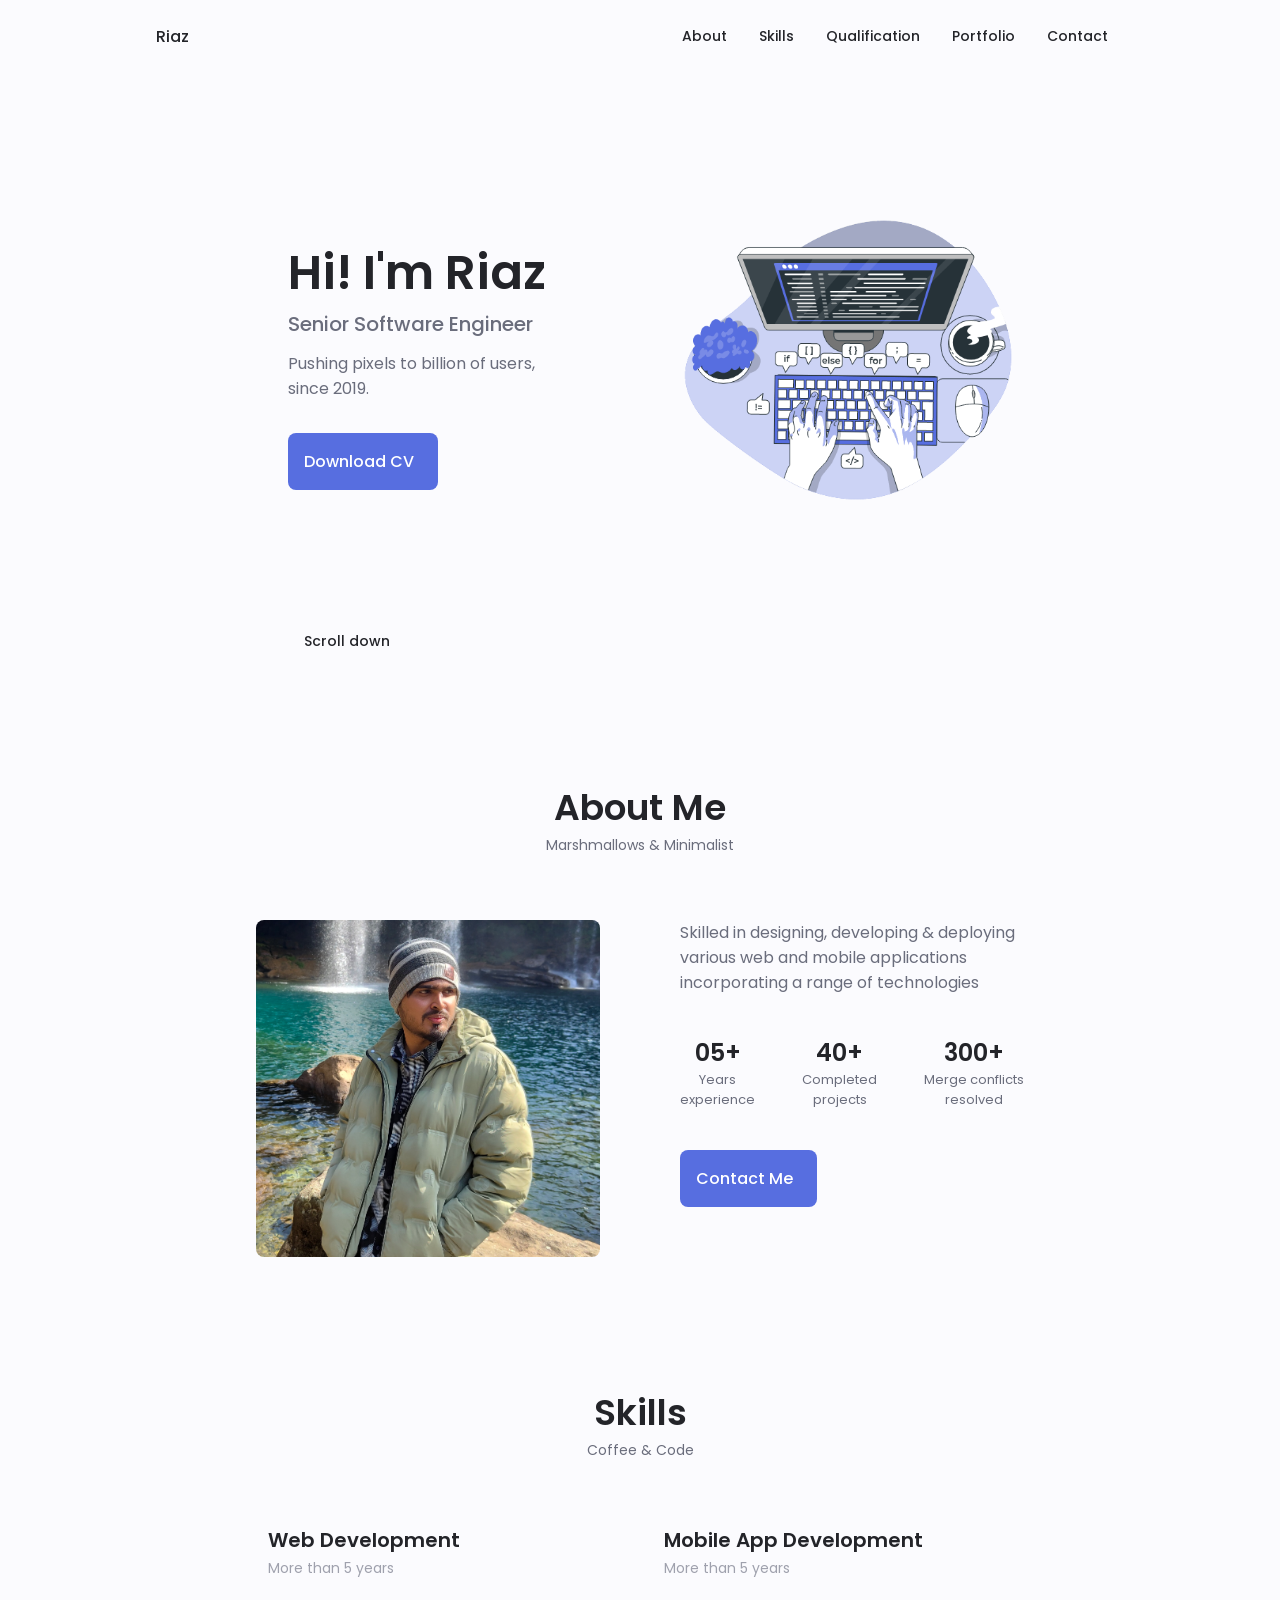
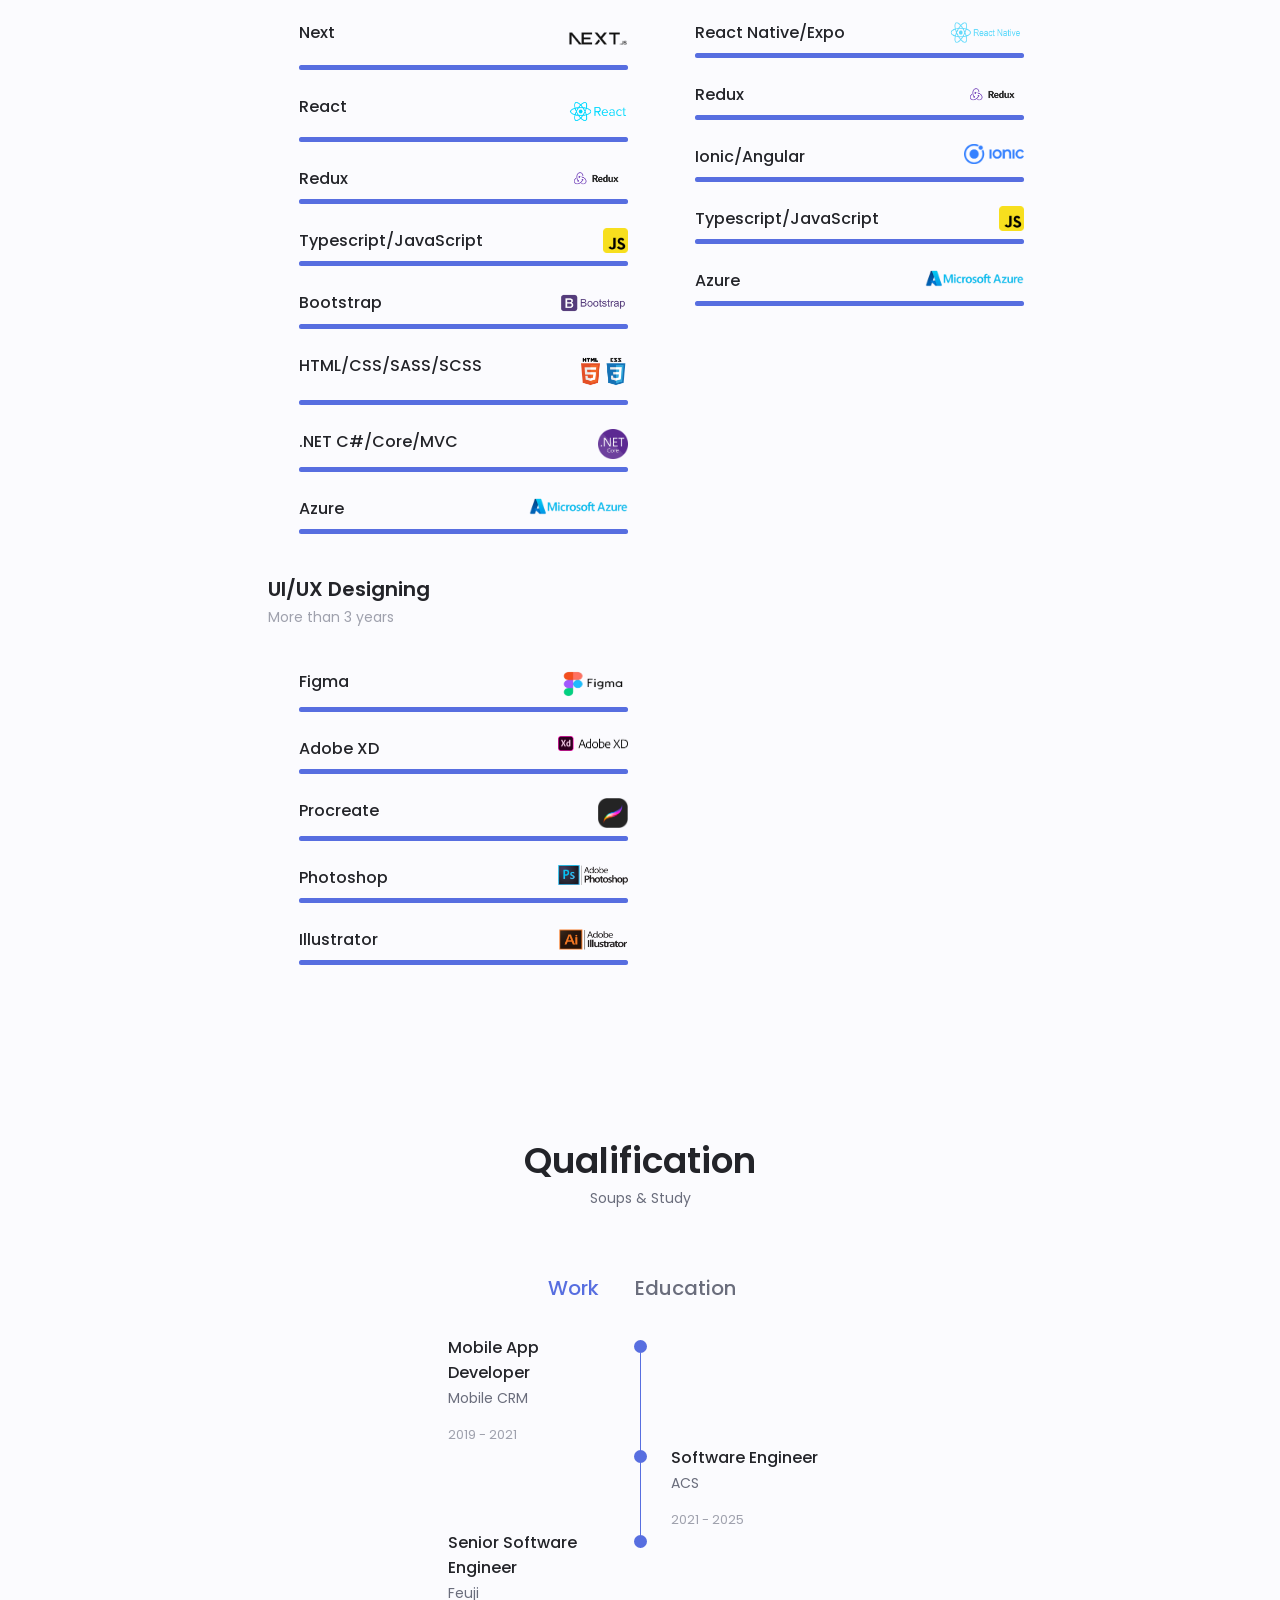
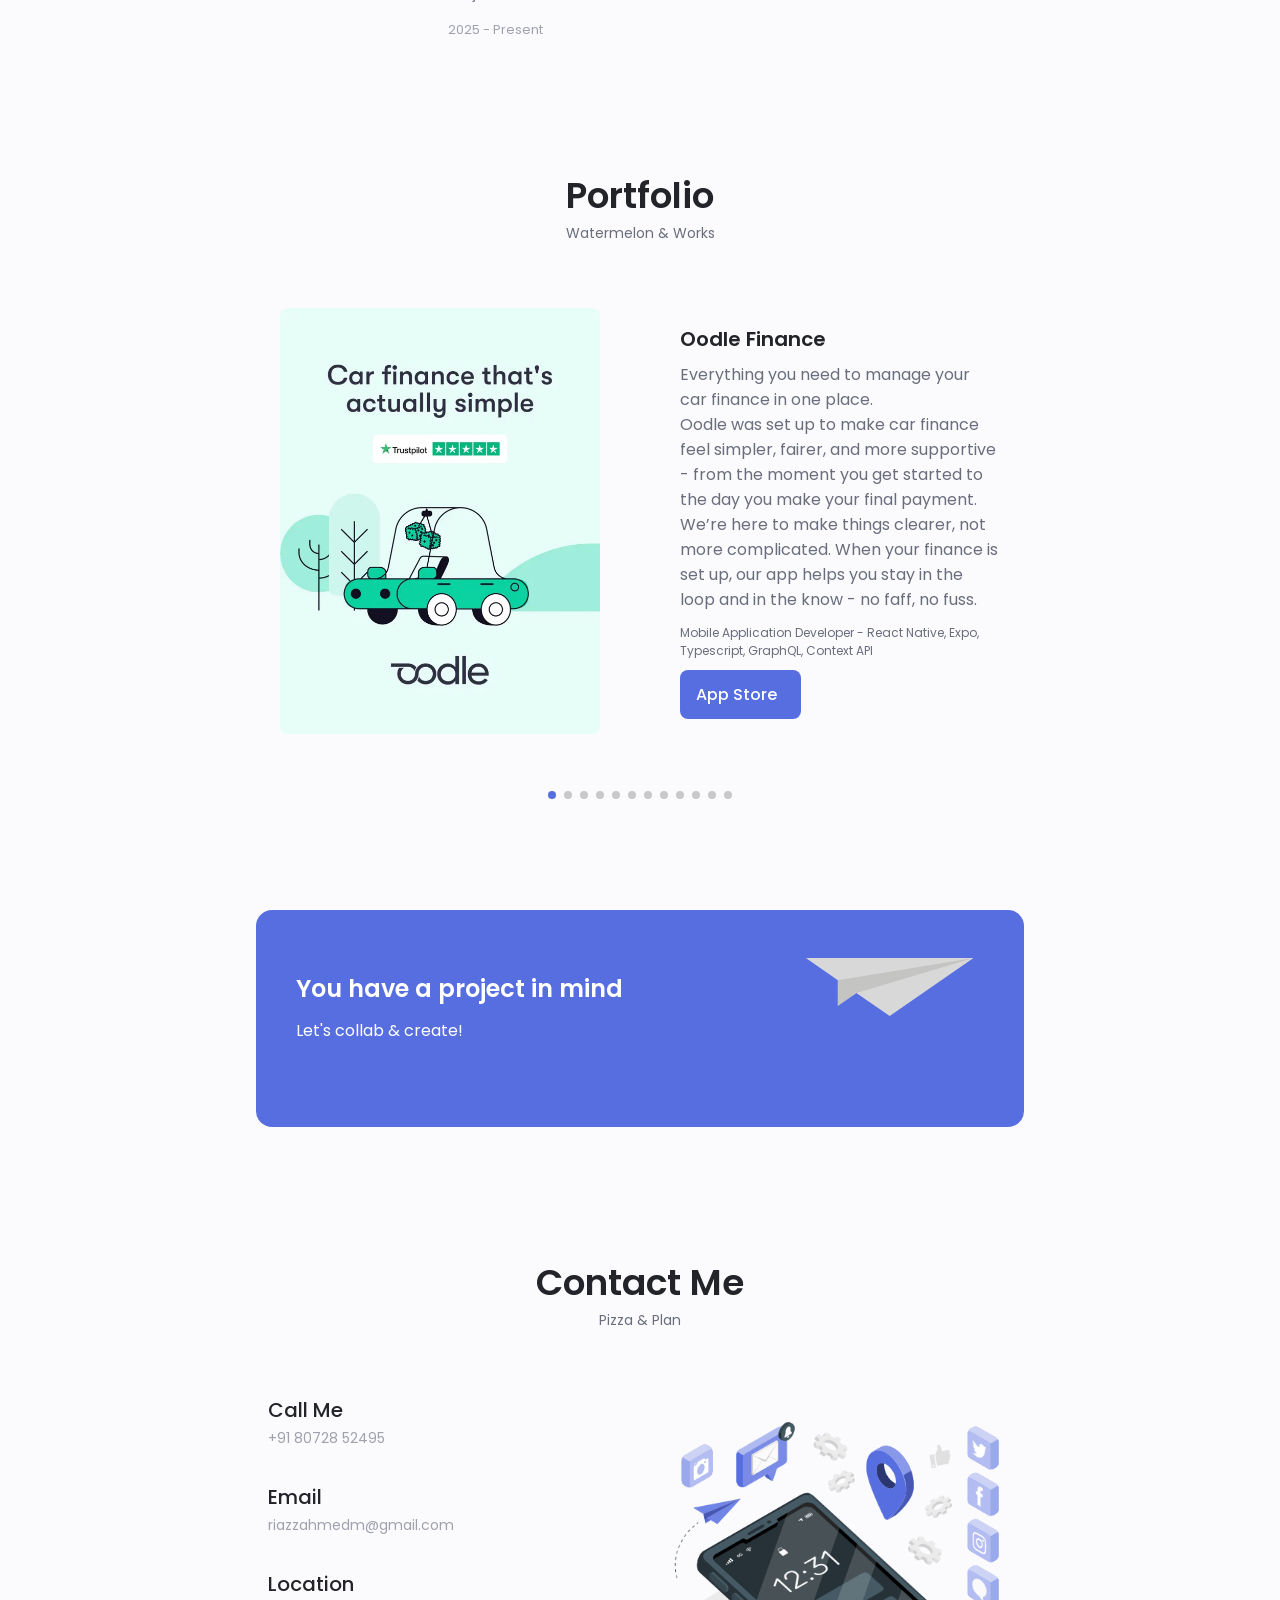
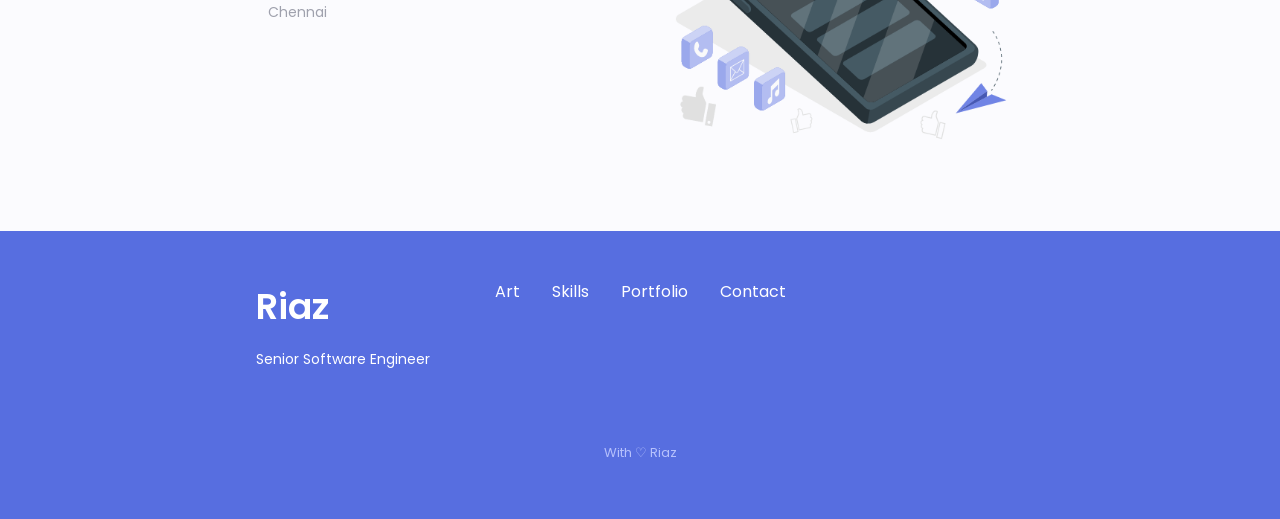
<file: index.html>
<!DOCTYPE html>
<html lang="en">

<head>
  <meta charset="UTF-8" />
  <meta name="viewport" content="width=device-width, initial-scale=1.0" />
  <meta property="og:site_name" content="Riaz Portfolio" />
  <meta property="og:title" content="My personal portfolio website" />
  <meta property="og:description" content="Software Developer pushing pixels to billion of users" />
  <meta property="og:image" content="assets/img/prthumbnail.JPG" />
  <meta property="og:type" content="portfolio" />
  <meta property="og:url" content="https://riazahmedm.github.io/portfolio/" />
  <link rel="icon" href="assets/img/favicon.png" type="image/x-icon" />

  <!--==================== UNICONS ====================-->
  <link rel="stylesheet" href="https://unicons.iconscout.com/release/v4.0.0/css/line.css" />
  <link rel="stylesheet" href="https://unicons.iconscout.com/release/v4.0.0/css/solid.css" />

  <!--==================== SWIPER CSS ====================-->
  <link rel="stylesheet" href="assets/css/swiper-bundle.min.css" />

  <!--==================== CSS ====================-->
  <link rel="stylesheet" href="assets/css/styles.css" />

  <title>Riaz - Personal Portfolio</title>
</head>

<body>
  <!--==================== HEADER ====================-->
  <header class="header" id="header">
    <nav class="nav container">
      <a href="#" class="nav__logo">Riaz</a>

      <div class="nav__menu" id="nav-menu">
        <ul class="nav__list grid">

          <li class="nav__item">
            <a href="#about" class="nav__link">
              <i class="uil uil-user nav__icon"></i> About
            </a>
          </li>
          <li class="nav__item">
            <a href="#skills" class="nav__link">
              <i class="uil uil-file-alt nav__icon"></i> Skills
            </a>
          </li>
          <li class="nav__item">
            <a href="#qualification" class="nav__link">
              <i class="uil uil-briefcase-alt nav__icon"></i> Qualification
            </a>
          </li>
          <li class="nav__item">
            <a href="#portfolio" class="nav__link">
              <i class="uil uil-scenery nav__icon"></i> Portfolio
            </a>
          </li>
          <li class="nav__item">
            <a href="#contact" class="nav__link">
              <i class="uil uil-at nav__icon"></i> Contact
            </a>
          </li>
          <!-- <li class="nav__item">
            <a href="./art/index.html" class="nav__link">
              <i class="uil uil-brush-alt nav__icon"></i> Art
            </a>
          </li> -->
        </ul>
        <i class="uil uil-times nav__close" id="nav-close"></i>
      </div>

      <div class="nav__btns">
        <!--==================== CHANGE THEME ====================-->
        <i class="uil uil-moon change-theme" id="theme-button"></i>

        <div class="nav__toggle" id="nav-toggle">
          <i class="uil uil-apps"></i>
        </div>
      </div>
    </nav>
  </header>

  <!--==================== MAIN ====================-->
  <main class="main">
    <!--==================== HOME ====================-->
    <section class="home section" id="home">
      <div class="home__container container grid">
        <div class="home__content grid">
          <div class="home__social">

            <a href="https://www.linkedin.com/in/riaz-ahmed-665a9715b" target="_blank" class="home__social-icon">
              <i class="uil uil-linkedin-alt"></i>
            </a>

            <a href="https://dribbble.com/Riazzzz" target="_blank" class="home__social-icon">
              <i class="uil uil-dribbble"></i>
            </a>

            <a href="https://www.instagram.com/riazthetic/" target="_blank" class="home__social-icon">
              <i class="uil uil-instagram"></i>
            </a>

            <!-- <a href="https://github.com/Riaz10Ahmed" target="_blank" class="home__social-icon">
                            <i class="uil uil-github-alt"></i>
                        </a> -->

            <a href="./art/index.html" target="_blank" class="home__social-icon">
              <i class="uil uil-brush-alt"></i>
            </a>
          </div>

          <!--<div class="home__img">
                            <svg class="home__blob" viewBox="0 0 200 187" xmlns="http://www.w3.org/2000/svg" xmlns:xlink="http://www.w3.org/1999/xlink">
                                <mask id="mask0" mask-type="alpha">
                                    <path d="M190.312 36.4879C206.582 62.1187 201.309 102.826 182.328 134.186C163.346 165.547 
                                    130.807 187.559 100.226 186.353C69.6454 185.297 41.0228 161.023 21.7403 129.362C2.45775 
                                    97.8511 -7.48481 59.1033 6.67581 34.5279C20.9871 10.1032 59.7028 -0.149132 97.9666 
                                    0.00163737C136.23 0.303176 174.193 10.857 190.312 36.4879Z"/>
                                </mask>
                                <g mask="url(#mask0)">
                                    <path d="M190.312 36.4879C206.582 62.1187 201.309 102.826 182.328 134.186C163.346 
                                    165.547 130.807 187.559 100.226 186.353C69.6454 185.297 41.0228 161.023 21.7403 
                                    129.362C2.45775 97.8511 -7.48481 59.1033 6.67581 34.5279C20.9871 10.1032 59.7028 
                                    -0.149132 97.9666 0.00163737C136.23 0.303176 174.193 10.857 190.312 36.4879Z"/>

                                    <image class="home__blob-img" x='12' y='18' href="assets/img/about.png"/>
                                </g>
                            </svg>
                        </div>-->

          <!--==================== GIF ======================-->
          <div class="home__img">
            <img src="assets/img/coding.gif" style="border-radius: 35px" />
          </div>

          <div class="home__data">
            <h1 class="home__title">Hi! I'm Riaz</h1>
            <h3 class="home__subtitle">Senior Software Engineer</h3>
            <p class="home__description">
              Pushing pixels to billion of users, <br />
              since 2019.
            </p>
            <a download="" href="assets/pdf/Riaz_Resume.pdf" class="button button--flex" target="_blank">
              Download CV<i class="uil uil-download-alt button__icon"></i>
            </a>

          </div>
        </div>

        <div class="home__scroll">
          <a href="#about" class="home__scroll-button button--flex">
            <i class="uil uil-mouse-alt home__scroll-mouse"></i>
            <span class="home__scroll-name">Scroll down</span>
            <i class="uil uil-arrow-down home__scroll-arrow"></i>
          </a>
        </div>
      </div>
    </section>

    <!--==================== ABOUT ====================-->
    <section class="about section" id="about">
      <h2 class="section__title">About Me</h2>
      <span class="section__subtitle">Marshmallows & Minimalist</span>

      <div class="about__container container grid">
        <img src="assets/img/about.jpeg" alt="profile pic" class="about__img" style="background: #f3f3f3" />

        <div class="about__data">
          <p class="about__description">
            Skilled in designing, developing & deploying various web and mobile
            applications incorporating a range of technologies
          </p>

          <div class="about__info">
            <div>
              <span class="about__info-title">05+</span>
              <span class="about__info-name">Years <br />
                experience</span>
            </div>
            <div>
              <span class="about__info-title">40+</span>
              <span class="about__info-name">Completed <br />
                projects</span>
            </div>
            <div>
              <span class="about__info-title">300+</span>
              <span class="about__info-name">Merge conflicts <br />
                resolved</span>
            </div>
          </div>

          <div class="about__buttons">
            <a href="#contact" class="button button--flex">
              Contact Me <i class="uil uil-message button__icon"></i>
            </a>
          </div>
        </div>
      </div>
    </section>

    <!--==================== SKILLS ====================-->
    <section class="skills section" id="skills">
      <h2 class="section__title">Skills</h2>
      <span class="section__subtitle">Coffee & Code</span>

      <div class="skills__container container grid">
        <!--==================== SKILL 1 ====================-->
        <div class="skills__content skills__open">
          <div class="skills__header">
            <i class="uil uil-brackets-curly skills__icon"></i>

            <div>
              <h1 class="skills__title">Web Development</h1>
              <span class="skills__subtitle">More than 5 years</span>
            </div>

            <!-- <i class="uil uil-angle-down skills__arrow"></i> -->
          </div>

          <div class="skills__list grid">
            <div class="skills__data">
              <div class="skills__titles">
                <h3 class="skills__name">Next</h3>
                <img src="assets/img/next.png" width="60px" />
                <!-- <span class="skills__number">90%</span> -->
              </div>
              <div class="skills__bar">
                <span class="skills__percentage"></span>
              </div>
            </div>

            <div class="skills__data">
              <div class="skills__titles">
                <h3 class="skills__name">React</h3>
                <img src="assets/img/react.png" width="60px" />
                <!-- <span class="skills__number">90%</span> -->
              </div>
              <div class="skills__bar">
                <span class="skills__percentage"></span>
              </div>
            </div>

            <div class="skills__data">
              <div class="skills__titles">
                <h3 class="skills__name">Redux</h3>
                <img src="assets/img/redux.png" width="60px" />
                <!-- <span class="skills__number">90%</span> -->
              </div>
              <div class="skills__bar">
                <span class="skills__percentage"></span>
              </div>
            </div>

            <div class="skills__data">
              <div class="skills__titles">
                <h3 class="skills__name">Typescript/JavaScript</h3>
                <img src="assets/img/js.png" width="25px" />
              </div>
              <div class="skills__bar">
                <span class="skills__percentage"></span>
              </div>
            </div>


            <div class="skills__data">
              <div class="skills__titles">
                <h3 class="skills__name">Bootstrap</h3>
                <img src="assets/img/bootstrap.png" width="70px" />
              </div>
              <div class="skills__bar">
                <span class="skills__percentage"></span>
              </div>
            </div>

            <div class="skills__data">
              <div class="skills__titles">
                <h3 class="skills__name">HTML/CSS/SASS/SCSS</h3>
                <img src="assets/img/html.png" width="50px" />
              </div>
              <div class="skills__bar">
                <span class="skills__percentage"></span>
              </div>
            </div>

            <div class="skills__data">
              <div class="skills__titles">
                <h3 class="skills__name">.NET C#/Core/MVC</h3>
                <img src="assets/img/net.png" width="30px" style="height: 30px !important" />
              </div>
              <div class="skills__bar">
                <span class="skills__percentage"></span>
              </div>
            </div>

            <!-- <div class="skills__data">
              <div class="skills__titles">
                <h3 class="skills__name">Angular</h3>
                <img src="assets/img/angular.png" width="60px" />
              </div>
              <div class="skills__bar">
                <span class="skills__percentage"></span>
              </div>
            </div> -->

            <div class="skills__data">
              <div class="skills__titles">
                <h3 class="skills__name">Azure</h3>
                <img src="assets/img/azure.png" style="height: 20px !important" />
              </div>
              <div class="skills__bar">
                <span class="skills__percentage"></span>
              </div>
            </div>



            <!-- <div class="skills__data">
                            <div class="skills__titles">
                                <h3 class="skills__name">JQuery</h3>
                                <img src="assets/img/jquery.png" width="60px" style="height: 15px !important;"/>
                            </div>
                            <div class="skills__bar">
                                <span class="skills__percentage"></span>
                            </div>
                        </div> -->

            <!-- <div class="skills__data">
                            <div class="skills__titles">
                                <h3 class="skills__name">Typescript</h3>
                                <img src="assets/img/ts.png" width="25px"/>
                            </div>
                            <div class="skills__bar">
                                <span class="skills__percentage"></span>
                            </div>
                        </div> -->

            <!-- <div class="skills__data">
              <div class="skills__titles">
                <h3 class="skills__name">Sitecore</h3>
                <img src="assets/img/sitecore.png" width="60px" style="height: 30px !important" />
              </div>
              <div class="skills__bar">
                <span class="skills__percentage"></span>
              </div>
            </div> -->
          </div>
        </div>

        <!--==================== SKILL 2 ====================-->
        <div class="skills__content skills__open">
          <div class="skills__header">
            <i class="uil uil-mobile-android skills__icon"></i>

            <div>
              <h1 class="skills__title">Mobile App Development</h1>
              <span class="skills__subtitle">More than 5 years</span>
            </div>

            <!-- <i class="uil uil-angle-down skills__arrow"></i> -->
          </div>

          <div class="skills__list grid">
            <div class="skills__data">
              <div class="skills__titles">
                <h3 class="skills__name">React Native/Expo</h3>
                <img src="assets/img/react_native.png" width="75px" style="height: 25px !important" />
              </div>
              <div class="skills__bar">
                <span class="skills__percentage"></span>
              </div>
            </div>

            <div class="skills__data">
              <div class="skills__titles">
                <h3 class="skills__name">Redux</h3>
                <img src="assets/img/redux.png" width="60px" />
              </div>
              <div class="skills__bar">
                <span class="skills__percentage"></span>
              </div>
            </div>

            <div class="skills__data">
              <div class="skills__titles">
                <h3 class="skills__name">Ionic/Angular</h3>
                <img src="assets/img/ionic.png" width="60px" style="height: 20px !important" />
              </div>
              <div class="skills__bar">
                <span class="skills__percentage"></span>
              </div>
            </div>

            <div class="skills__data">
              <div class="skills__titles">
                <h3 class="skills__name">Typescript/JavaScript</h3>
                <img src="assets/img/js.png" width="25px" />
              </div>
              <div class="skills__bar">
                <span class="skills__percentage"></span>
              </div>
            </div>

            <!-- <div class="skills__data">
              <div class="skills__titles">
                <h3 class="skills__name">HTML/CSS/SASS/SCSS</h3>
                <img src="assets/img/html.png" width="50px" />
              </div>
              <div class="skills__bar">
                <span class="skills__percentage"></span>
              </div>
            </div> -->

            <div class="skills__data">
              <div class="skills__titles">
                <h3 class="skills__name">Azure</h3>
                <img src="assets/img/azure.png" style="height: 20px !important" />
              </div>
              <div class="skills__bar">
                <span class="skills__percentage"></span>
              </div>
            </div>

          </div>
        </div>

        <!--==================== SKILL 3 ====================-->
        <div class="skills__content skills__open">
          <div class="skills__header">
            <i class="uil uil-swatchbook skills__icon"></i>

            <div>
              <h1 class="skills__title">UI/UX Designing</h1>
              <span class="skills__subtitle">More than 3 years</span>
            </div>

            <!-- <i class="uil uil-angle-down skills__arrow"></i> -->
          </div>

          <div class="skills__list grid">
            <div class="skills__data">
              <div class="skills__titles">
                <h3 class="skills__name">Figma</h3>
                <img src="assets/img/figma.png" width="70px" style="height: 30px !important" />
              </div>
              <div class="skills__bar">
                <span class="skills__percentage"></span>
              </div>
            </div>

            <div class="skills__data">
              <div class="skills__titles">
                <h3 class="skills__name">Adobe XD</h3>
                <img src="assets/img/adobe_xd.png" width="70px" style="height: 15px !important" />
              </div>
              <div class="skills__bar">
                <span class="skills__percentage"></span>
              </div>
            </div>

            <div class="skills__data">
              <div class="skills__titles">
                <h3 class="skills__name">Procreate</h3>
                <img src="assets/img/procreate.png" width="70px" style="height: 30px; width: 30px" />
              </div>
              <div class="skills__bar">
                <span class="skills__percentage"></span>
              </div>
            </div>

            <div class="skills__data">
              <div class="skills__titles">
                <h3 class="skills__name">Photoshop</h3>
                <img src="assets/img/adobe_ps.png" width="70px" style="height: 20px !important" />
              </div>
              <div class="skills__bar">
                <span class="skills__percentage"></span>
              </div>
            </div>

            <div class="skills__data">
              <div class="skills__titles">
                <h3 class="skills__name">Illustrator</h3>
                <img src="assets/img/adobe_ai.png" width="70px" style="height: 25px !important" />
              </div>
              <div class="skills__bar">
                <span class="skills__percentage"></span>
              </div>
            </div>


          </div>
        </div>
      </div>
    </section>

    <!--==================== QUALIFICATION ====================-->
    <section class="qualification section" id="qualification">
      <h2 class="section__title">Qualification</h2>
      <span class="section__subtitle">Soups & Study</span>

      <div class="qualification__container container">
        <div class="qualification__tabs">
          <div class="qualification__button button--flex qualification__active" data-target="#work">
            <i class="uil uil-briefcase-alt qualification__icon"></i>
            Work
          </div>

          <div class="qualification__button button--flex" data-target="#education">
            <i class="uil uil-graduation-cap qualification__icon"></i>
            Education
          </div>
        </div>

        <div class="qualification__sections">
          <!--==================== QUALIFICATION CONTENT 1 ====================-->
          <div class="qualification__content qualification__active" data-content id="work">
            <!--==================== QUALIFICATION 1 ====================-->
            <div class="qualification__data">
              <div>
                <h3 class="qualification__title">Mobile App Developer</h3>
                <span class="qualification__subtitle">Mobile CRM</span>
                <div class="qualification__calendar">
                  <i class="uil uil-calendar-alt"></i>
                  2019 - 2021
                </div>
              </div>

              <div>
                <span class="qualification__rounder"></span>
                <span class="qualification__line"></span>
              </div>
            </div>

            <!--==================== QUALIFICATION 2 ====================-->
            <div class="qualification__data">
              <div></div>

              <div>
                <span class="qualification__rounder"></span>
                <span class="qualification__line"></span>
              </div>

              <div>
                <h3 class="qualification__title">
                  Software Engineer
                </h3>
                <span class="qualification__subtitle">ACS</span>
                <div class="qualification__calendar">
                  <i class="uil uil-calendar-alt"></i>
                  2021 - 2025
                </div>
              </div>
            </div>

            <!--==================== QUALIFICATION 3 ====================-->
            <div class="qualification__data">
              <div>
                <h3 class="qualification__title">Senior Software Engineer</h3>
                <span class="qualification__subtitle">Feuji</span>
                <div class="qualification__calendar">
                  <i class="uil uil-calendar-alt"></i>
                  2025 - Present
                </div>
              </div>

              <div>
                <span class="qualification__rounder"></span>
              </div>

              <div></div>
            </div>
          </div>

          <!--==================== QUALIFICATION CONTENT 2 ====================-->
          <div class="qualification__content" data-content id="education">
            <!--==================== QUALIFICATION 1 ====================-->
            <div class="qualification__data">
              <div>
                <h3 class="qualification__title">
                  Diploma in Computer Science
                </h3>
                <span class="qualification__subtitle">Bharath Polytechnic College</span>
                <div class="qualification__calendar">
                  <i class="uil uil-calendar-alt"></i>
                  2013 - 2016
                </div>
              </div>

              <div>
                <span class="qualification__rounder"></span>
                <span class="qualification__line"></span>
              </div>
            </div>

            <!--==================== QUALIFICATION 2 ====================-->
            <div class="qualification__data">
              <div></div>

              <div>
                <span class="qualification__rounder"></span>
                <!-- <span class="qualification__line"></span> -->
              </div>

              <div>
                <h3 class="qualification__title">
                  Bachelor in Computer Engineering
                </h3>
                <span class="qualification__subtitle">Anna University</span>
                <div class="qualification__calendar">
                  <i class="uil uil-calendar-alt"></i>
                  2016 - 2019
                </div>
              </div>
            </div>
          </div>
        </div>
      </div>
    </section>


    <!--==================== SERVICES ====================-->
    <section class="services section" id="services" style="display: none">
      <h2 class="section__title">Services</h2>
      <span class="section__subtitle">What i offer</span>

      <div class="services__container container grid">
        <!--==================== SERVICE 1 ====================-->
        <div class="services__content">
          <div>
            <i class="uil uil-web-grid services__icon"></i>
            <h3 class="services__title">Ui/Ux <br> Designer</h3>
          </div>

          <span class="button button--flex button--link button--small services__button">
            View More <i class="uil uil-arrow-right button__icon"></i>
          </span>

          <div class="services__modal">
            <div class="services__modal-content">
              <h4 class="services__modal-title">Ui/Ux <br> Designer</h4>
              <i class="uil uil-times services__modal-close"></i>

              <ul class="services__modal-services grid">
                <li class="services__modal-service">
                  <i class="uil uil-check-circle services__modal-icon"></i>
                  <p>I develop the interface</p>
                </li>
                <li class="services__modal-service">
                  <i class="uil uil-check-circle services__modal-icon"></i>
                  <p>I develop the interface</p>
                </li>
                <li class="services__modal-service">
                  <i class="uil uil-check-circle services__modal-icon"></i>
                  <p>I develop the interface</p>
                </li>
                <li class="services__modal-service">
                  <i class="uil uil-check-circle services__modal-icon"></i>
                  <p>I develop the interface</p>
                </li>
              </ul>
            </div>
          </div>
        </div>

        <!--==================== SERVICE 2 ====================-->
        <div class="services__content">
          <div>
            <i class="uil uil-arrow services__icon"></i>
            <h3 class="services__title">Frontend <br> Developer</h3>
          </div>

          <span class="button button--flex button--link button--small services__button">
            View More <i class="uil uil-arrow-right button__icon"></i>
          </span>

          <div class="services__modal">
            <div class="services__modal-content">
              <h4 class="services__modal-title">Frontend <br> Developer</h4>
              <i class="uil uil-times services__modal-close"></i>

              <ul class="services__modal-services grid">
                <li class="services__modal-service">
                  <i class="uil uil-check-circle services__modal-icon"></i>
                  <p>Coffee In Code Out</p>
                </li>
                <li class="services__modal-service">
                  <i class="uil uil-check-circle services__modal-icon"></i>
                  <p>Coffee In Code Out</p>
                </li>
                <li class="services__modal-service">
                  <i class="uil uil-check-circle services__modal-icon"></i>
                  <p>Coffee In Code Out</p>
                </li>
                <li class="services__modal-service">
                  <i class="uil uil-check-circle services__modal-icon"></i>
                  <p>Coffee In Code Out</p>
                </li>
              </ul>
            </div>
          </div>
        </div>

        <!--==================== SERVICE 3 ====================-->
        <div class="services__content">
          <div>
            <i class="uil uil-web-grid services__icon"></i>
            <h3 class="services__title">Ui/Ux <br> Designer</h3>
          </div>

          <span class="button button--flex button--link button--small services__button">
            View More <i class="uil uil-arrow-right button__icon"></i>
          </span>

          <div class="services__modal">
            <div class="services__modal-content">
              <h4 class="services__modal-title">Ui/Ux <br> Designer</h4>
              <i class="uil uil-times services__modal-close"></i>

              <ul class="services__modal-services grid">
                <li class="services__modal-service">
                  <i class="uil uil-check-circle services__modal-icon"></i>
                  <p>I develop the interface</p>
                </li>
                <li class="services__modal-service">
                  <i class="uil uil-check-circle services__modal-icon"></i>
                  <p>I develop the interface</p>
                </li>
                <li class="services__modal-service">
                  <i class="uil uil-check-circle services__modal-icon"></i>
                  <p>I develop the interface</p>
                </li>
                <li class="services__modal-service">
                  <i class="uil uil-check-circle services__modal-icon"></i>
                  <p>I develop the interface</p>
                </li>
              </ul>
            </div>
          </div>
        </div>
      </div>
    </section>

    <!--==================== PORTFOLIO ====================-->
    <section class="portfolio section" id="portfolio">
      <h2 class="section__title">Portfolio</h2>
      <span class="section__subtitle">Watermelon & Works</span>

      <div class="portfolio__container container swiper-container">
        <div class="swiper-wrapper" style="align-items: center !important;">

          <!--==================== PORTFOLIO 19 ====================-->
          <div class="portfolio__content grid swiper-slide">
            <img src="assets/img/portfolio19.jpeg" alt="portfolio 18" class="portfolio__img" />
            <div class="portfolio__data">
              <h3 class="portfolio__title">Oodle Finance</h3>
              <p class="portfolio__description">
                Everything you need to manage your car finance in one place. <br />
                Oodle was set up to make car finance feel simpler, fairer, and more supportive - from the moment you get
                started to the day you make your final payment. We’re here to make things clearer, not more complicated.
                When your finance is set up, our app helps you stay in the loop and in the know - no faff, no fuss.
              </p>
              <p style="font-size: 12px; margin-bottom: 10px">
                Mobile Application Developer - React Native, Expo, Typescript, GraphQL, Context API
              </p>
              <a href="https://apps.apple.com/gb/app/oodle-finance/id1488756107"
                class="portfolio__button button button--flex button--small" target="_blank">
                App Store
                <i class="uil uil-arrow-right button__icon"></i>
              </a>
            </div>
          </div>

          <!--==================== PORTFOLIO 12 ====================-->
          <div class="portfolio__content grid swiper-slide">
            <img src="assets/img/portfolio12.png" alt="portfolio 12" class="portfolio__img" />
            <div class="portfolio__data">
              <h3 class="portfolio__title">ACS Life</h3>
              <p class="portfolio__description">
                ACS Life is an end to end Hospitality & Catering Management
                solution.
              </p>
              <p style="font-size: 12px; margin-bottom: 20px">
                I worked on this project using Next.js, React.js, Context API, Typescript, .NET Core, C#.
              </p>
              <a href="https://dribbble.com/shots/26065380-ACS-Life-End-to-End-Digital-Catering-Management-Solution"
                class="portfolio__button button button--flex button--small" target="_blank">
                <img src="assets/img/dribbble.png" alt="dribbble" class="dribbble_img" />
                <i class="uil uil-arrow-right button__icon"></i>
              </a>
            </div>
          </div>

          <!--==================== PORTFOLIO 14 ====================-->
          <div class="portfolio__content grid swiper-slide">
            <img src="assets/img/portfolio14.png" alt="portfolio 14" class="portfolio__img" />
            <div class="portfolio__data">
              <h3 class="portfolio__title">Dallah Patient Meal Ordering</h3>
              <p class="portfolio__description">
                Dallah Healthcare is a leading healthcare provider in Saudi Arabia, offering a wide range of medical
                services.
              </p>
              <p style="font-size: 12px; margin-bottom: 20px">
                I worked on this project using React, .NET Core, C#, HL7. Adobe XD for UI/UX design.
              </p>
              <a href="https://dribbble.com/shots/26065206-Dallah-Hospitals-Patient-Meal-Ordering"
                class="portfolio__button button button--flex button--small" target="_blank">
                <img src="assets/img/dribbble.png" alt="dribbble" class="dribbble_img" />
                <i class="uil uil-arrow-right button__icon"></i>
              </a>
            </div>
          </div>

          <!--==================== PORTFOLIO 13 ====================-->
          <div class="portfolio__content grid swiper-slide">
            <img src="assets/img/portfolio13.jpg" alt="portfolio 13" class="portfolio__img" />
            <div class="portfolio__data">
              <h3 class="portfolio__title">
                Millennium Unit 4 Financials by CODA
              </h3>
              <p class="portfolio__description">
                Developed .NET C# scheduled interfaces for connecting P&O
                system with Unit4 Financials by CODA
              </p>
              <p style="font-size: 12px; margin-bottom: 20px">
                Technologies: CODA, .NET C# Console App, Windows Task Scheduler,
                SOAP XML
              </p>
              <a href="https://millenniumconsulting.com/unit4financialsbycoda/"
                class="portfolio__button button button--flex button--small" target="_blank">
                Website
                <i class="uil uil-arrow-right button__icon"></i>
              </a>
            </div>
          </div>

          <!--==================== PORTFOLIO 9 ====================-->
          <div class="portfolio__content grid swiper-slide">
            <img src="assets/img/portfolio9.png" alt="portfolio 9" class="portfolio__img" />
            <div class="portfolio__data">
              <h3 class="portfolio__title">P&O Ferries</h3>
              <p class="portfolio__description">
                P&O Ferries has been cemented as a household name for ferry
                services in UK.
              </p>
              <p style="font-size: 12px; margin-bottom: 10px">
                Web App - Developed using .Net MVC, C#, Bootstrap &
                Sitecore
              </p>
              <p style="font-size: 12px; margin-bottom: 10px">
                Hybrid Mobile App - Developed using React Native - Redux, Ionic Framework, Scandit
              </p>
              <a href="https://dribbble.com/shots/26048546-P-0-Ferries-Advanced-Passenger-Information"
                class="portfolio__button button button--flex button--small" target="_blank">
                <img src="assets/img/dribbble.png" alt="dribbble" class="dribbble_img" />
                <i class="uil uil-arrow-right button__icon"></i>
              </a>
            </div>
          </div>

          <!--==================== PORTFOLIO 7 ====================-->
          <div class="portfolio__content grid swiper-slide">
            <img src="assets/img/portfolio7.png" alt="portfolio 7" class="portfolio__img" />
            <div class="portfolio__data">
              <h3 class="portfolio__title">MidiUnderground</h3>
              <p class="portfolio__description">
                UK based 24/7 Underground House and Techno Radio station,
                Music media and events outlet.
              </p>
              <p style="font-size: 12px; margin-bottom: 10px">
                Website & Admin Portal - Developed using React.js, Redux & Bootstrap,
                Azure, Devops, Blobs
              </p>
              <p style="font-size: 12px; margin-bottom: 20px">
                Mobile App - Developed using React Native & Redux framework
                for both Android & iOS
              </p>
              <a href="https://dribbble.com/shots/26054127-MIDI-Underground"
                class="portfolio__button button button--flex button--small" target="_blank">
                <img src="assets/img/dribbble.png" alt="dribbble" class="dribbble_img" />
                <i class="uil uil-arrow-right button__icon"></i>
              </a>
            </div>
          </div>

          <!--==================== PORTFOLIO 15 ====================-->
          <div class="portfolio__content grid swiper-slide">
            <img src="assets/img/portfolio15.jpg" alt="portfolio 15" class="portfolio__img" />
            <div class="portfolio__data">
              <h3 class="portfolio__title">Onboarding Hub</h3>
              <p class="portfolio__description">
                Onboarding Hub is a comprehensive onboarding solution designed
                to streamline the process of integrating new employees into an
                organization.
              </p>
              <p style="font-size: 12px; margin-bottom: 10px">
                Admin, Organization & Candidate Web App - Developed using React.js, Redux & Bootstrap,
                Azure, Devops, Blobs. Adobe XD & Figma for UI/UX design.
              </p>
              <a href="https://dribbble.com/shots/26065000-Onboarding-Hub"
                class="portfolio__button button button--flex button--small" target="_blank">
                <img src="assets/img/dribbble.png" alt="dribbble" class="dribbble_img" />
                <i class="uil uil-arrow-right button__icon"></i>
              </a>
            </div>
          </div>

          <!--==================== PORTFOLIO 16 ====================-->
          <div class="portfolio__content grid swiper-slide">
            <img src="assets/img/portfolio16.jpg" alt="portfolio 15" class="portfolio__img" />
            <div class="portfolio__data">
              <h3 class="portfolio__title">Murge Eat</h3>
              <p class="portfolio__description">
                Murge Eat is a diet based food delivery app that connects users with local restaurants,
                allowing them to order food online and have it delivered to their doorstep.
              </p>
              <p style="font-size: 12px; margin-bottom: 10px">
                Hybrid Mobile App - Developed using React Native & Redux framework.
              </p>
              <a href="https://dribbble.com/shots/26048749-Murge-Eat-Mobile-App"
                class="portfolio__button button button--flex button--small" target="_blank">
                <img src="assets/img/dribbble.png" alt="dribbble" class="dribbble_img" />
                <i class="uil uil-arrow-right button__icon"></i>
              </a>
            </div>
          </div>

          <!--==================== PORTFOLIO 17 ====================-->
          <div class="portfolio__content grid swiper-slide">
            <img src="assets/img/portfolio17.png" alt="portfolio 17" class="portfolio__img" />
            <div class="portfolio__data">
              <h3 class="portfolio__title">IFF Research - Reporting</h3>
              <p class="portfolio__description">
                IFF Research is a leading independent research agency that
                specializes in providing high-quality research and evaluation
                services to clients across various sectors.
              </p>
              <p style="font-size: 12px; margin-bottom: 10px">
                Reporting Web App - Developed using Next.js, React Pivot table, Azure, Blobs.
              </p>
              <a href="https://www.iffresearch.com/" class="portfolio__button button button--flex button--small"
                target="_blank">
                Website
                <i class="uil uil-arrow-right button__icon"></i>
              </a>
            </div>
          </div>

          <!--==================== PORTFOLIO 18 ====================-->
          <div class="portfolio__content grid swiper-slide">
            <img src="assets/img/portfolio18.png" alt="portfolio 18" class="portfolio__img" />
            <div class="portfolio__data">
              <h3 class="portfolio__title">MVAT</h3>
              <p class="portfolio__description">
                Millennium VAT (MVAT) is a comprehensive VAT management solution designed to
                streamline the process of managing Value Added Tax (VAT) for businesses.
              </p>
              <p style="font-size: 12px; margin-bottom: 10px">
                UX Designer - Adobe XD for UI/UX design.
              </p>
              <a href="https://dribbble.com/shots/26049076-Millennium-VAT"
                class="portfolio__button button button--flex button--small" target="_blank">
                <img src="assets/img/dribbble.png" alt="dribbble" class="dribbble_img" />
                <i class="uil uil-arrow-right button__icon"></i>
              </a>
            </div>
          </div>

          <!--==================== PORTFOLIO 5 ====================-->
          <div class="portfolio__content grid swiper-slide">
            <img src="assets/img/portfolio11.JPG" alt="portfolio 4" class="portfolio__img" />
            <div class="portfolio__data">
              <h3 class="portfolio__title">Vitas Household</h3>
              <p class="portfolio__description">
                A Customer and Sales portal developed for Vitas Household.
                Vitas is a automated energy savings assistant, giving you back
                control of your energy costs and more.
              </p>
              <p style="font-size: 12px; margin-bottom: 20px">
                Portal - Developed using React.js with Redux framework.
              </p>
            </div>
          </div>

          <!--==================== PORTFOLIO 1 ====================-->
          <div class="portfolio__content grid swiper-slide">
            <img src="assets/img/portfolio1.jpg" alt="portfolio 1" class="portfolio__img" />
            <div class="portfolio__data">
              <h3 class="portfolio__title">CAMBOFOOD</h3>
              <p class="portfolio__description">
                Cambodia's Most Loved Food Delivery Service. An online food
                ordering app that allows user to order food from various
                restaurants around them.
              </p>
              <p style="font-size: 12px; margin-bottom: 20px">
                Developed using Ionic / Angular framework for both Android &
                iOS
              </p>
            </div>
          </div>

          <!--==================== PORTFOLIO 3 ====================-->
          <!-- <div class="portfolio__content grid swiper-slide">
            <img src="assets/img/portfolio2.jpg" alt="portfolio 2" class="portfolio__img" />
            <div class="portfolio__data">
              <h3 class="portfolio__title">CHILLING POINT</h3>
              <p class="portfolio__description">
                A single restaurant app that allows user to order wraps,
                sandwiches, burgers, momos, maggi's, desserts, beverages and
                many more online
              </p>
              <p style="font-size: 12px; margin-bottom: 20px">
                Developed using Ionic / Angular framework for both Android &
                iOS
              </p>
            </div>
          </div> -->

          <!--==================== PORTFOLIO 5 ====================-->
          <!-- <div class="portfolio__content grid swiper-slide">
            <img src="assets/img/portfolio6.jpg" alt="portfolio 5" class="portfolio__img" />
            <div class="portfolio__data">
              <h3 class="portfolio__title">QUARALUV</h3>
              <p class="portfolio__description">
                A Birthday App to surprise your loved one.
              </p>
              <p style="font-size: 12px; margin-bottom: 20px">
                Developed using Ionic / Angular framework
              </p>
            </div>
          </div> -->

          <!--==================== PORTFOLIO 6 ====================-->
          <!-- <div class="portfolio__content grid swiper-slide">
            <img src="assets/img/portfolio4.jpg" alt="portfolio 6" class="portfolio__img" />
            <div class="portfolio__data">
              <h3 class="portfolio__title">DAILY VEGGIES</h3>
              <p class="portfolio__description">
                App for ordering chopped veggies, traditional spices and herbs
                online
              </p>
              <p style="font-size: 12px; margin-bottom: 20px">
                Developed using React Native framework for both Android & iOS
              </p>
            </div>
          </div> -->

          <!--==================== PORTFOLIO 7 ====================-->
          <!-- <div class="portfolio__content grid swiper-slide">
            <img src="assets/img/portfolio5.jpg" alt="portfolio 7" class="portfolio__img" />
            <div class="portfolio__data">
              <h3 class="portfolio__title">GHAITH</h3>
              <p class="portfolio__description">
                Developed a website for Ghaith, a leading provider of
                innovative solutions in the field of technology and
                engineering.
              </p>
              <p style="font-size: 12px; margin-bottom: 20px">
                Developed using HTML, CSS. Javascript & Bootstrap framework
              </p>
            </div>
          </div> -->

          <!--==================== PORTFOLIO 8 ====================-->
          <!-- <div class="portfolio__content grid swiper-slide">
            <img src="assets/img/portfolio3.jpg" alt="portfolio 8" class="portfolio__img" />
            <div class="portfolio__data">
              <h3 class="portfolio__title">VACCRM</h3>
              <p class="portfolio__description">
                CRM Mobile App developed for an organization to handle their
                tickets, payments, service etc.
              </p>
              <p style="font-size: 12px; margin-bottom: 20px">
                Developed using Ionic / Angular framework for both Android &
                iOS
              </p>
            </div>
          </div> -->

          <!--==================== PORTFOLIO 9 ====================-->
          <!-- <div class="portfolio__content grid swiper-slide">
            <img src="assets/img/portfolio8.jpg" alt="portfolio 9" class="portfolio__img" />
            <div class="portfolio__data">
              <h3 class="portfolio__title">CallingBell</h3>
              <p class="portfolio__description">
                A multi feature app focused on asset management, online
                groceries ordering, supply and support of all household
                products, insurance, event management and many more
              </p>
              <p style="font-size: 12px; margin-bottom: 20px">
                Developed using React Native framework for both Android & iOS
              </p>
            </div>
          </div> -->

          <!--==================== PORTFOLIO 10 ====================-->
          <!-- <div class="portfolio__content grid swiper-slide">
            <img src="assets/img/portfolio10.png" alt="portfolio 10" class="portfolio__img" />
            <div class="portfolio__data">
              <h3 class="portfolio__title">HungryTripper</h3>
              <p class="portfolio__description">
                A Travel Fintech mobile app for HungryTripper. HungryTripper
                is a sustainable travel company focussing on flights, hotels,
                activities, and trip customization (along with a social
                sharing feature).
              </p>
              <p style="font-size: 12px; margin-bottom: 20px">
                Developed using React Native & Redux Framework
              </p>
            </div>
          </div> -->
        </div>

        <div class="swiper-button-next">
          <i class="uil uil-angle-right-b swiper-portfolio-icon"></i>
        </div>
        <div class="swiper-button-prev">
          <i class="uil uil-angle-left-b swiper-portfolio-icon"></i>
        </div>

        <div class="swiper-pagination"></div>
      </div>
    </section>

    <!--==================== PROJECT IN MIND ====================-->
    <section class="project section">
      <div class="project__bg">
        <div class="project__container container grid">
          <div class="project__data">
            <h2 class="project__title">You have a project in mind</h2>
            <p class="project__description">Let's collab & create!</p>
            <!-- <a href="#contact" class="button button--flex button--white">
              Contact Me
              <i class="uil uil-message project__icon button__icon"></i>
            </a> -->
          </div>

          <div class="plane-container">
            <svg version="1.1" xmlns="http://www.w3.org/2000/svg" xmlns:xlink="http://www.w3.org/1999/xlink" x="0px"
              y="0px" width="1131.53px" height="379.304px" viewBox="0 0 1131.53 379.304"
              enable-background="new 0 0 1131.53 379.304" xml:space="preserve" class="plane">
              <polygon fill="#D8D8D8"
                points="72.008,0 274.113,140.173 274.113,301.804 390.796,221.102 601.682,367.302 1131.53,0.223  " />
              <polygon fill="#C4C4C3" points="1131.53,0.223 274.113,140.173 274.113,301.804 390.796,221.102   " />
            </svg>
          </div>
          <!-- <img src="assets/img/project.png" alt="" class="project__img"> -->
        </div>
      </div>
    </section>

    <!--==================== TESTIMONIAL ====================-->
    <section class="testimonial section" style="display: none;">
      <h2 class="section__title">Testimonial</h2>
      <span class="section__subtitle">Syntax & Stories</span>

      <div class="testimonial__container container swiper-container">
        <div class="swiper-wrapper">
          <!--==================== TESTIMONIAL 1 ====================-->
          <div class="testimonial__content swiper-slide">
            <div class="testimonial__data">
              <div class="testimonial__header">
                <img src="assets/img/t1.jpg" alt="testimonial pic" class="testimonial__img" />

                <div>
                  <h3 class="testimonial__name">Mohamed</h3>
                  <span class="testimonial__client">Lead Engineer</span>
                </div>
              </div>

              <!-- <div>
                                <i class="uil uis-star testimonial__icon-star"></i>
                                <i class="uil uis-star testimonial__icon-star"></i>
                                <i class="uil uis-star testimonial__icon-star"></i>
                                <i class="uil uis-star testimonial__icon-star"></i>
                                <i class="uil uis-star testimonial__icon-star"></i>
                            </div> -->
            </div>

            <p class="testimonial__description">
              Riaz is energetic and passionate at what he does. Punctual and
              timely deliver of projects. Wishing him best for future
              endeavors
            </p>
          </div>

          <!--==================== TESTIMONIAL 2 ====================-->
          <div class="testimonial__content swiper-slide">
            <div class="testimonial__data">
              <div class="testimonial__header">
                <img src="assets/img/t2.jpg" alt="testimonial pic" class="testimonial__img" />

                <div>
                  <h3 class="testimonial__name">Manoj</h3>
                  <span class="testimonial__client">CEO / CamboFood</span>
                </div>
              </div>

              <!-- <div>
                                <i class="uil uis-star testimonial__icon-star"></i>
                                <i class="uil uis-star testimonial__icon-star"></i>
                                <i class="uil uis-star testimonial__icon-star"></i>
                                <i class="uil uis-star testimonial__icon-star"></i>
                                <i class="uil uil-star testimonial__icon-star"></i>
                            </div> -->
            </div>

            <p class="testimonial__description">
              Had a great time working with you Riaz! Thanks for the good
              product!
            </p>
          </div>

          <!--==================== TESTIMONIAL 3 ====================-->
          <div class="testimonial__content swiper-slide">
            <div class="testimonial__data">
              <div class="testimonial__header">
                <img src="assets/img/t3.jpg" alt="testimonial pic" class="testimonial__img" />

                <div>
                  <h3 class="testimonial__name">Doss</h3>
                  <span class="testimonial__client">Software Consultant</span>
                </div>
              </div>

              <!-- <div>
                                <i class="uil uis-star testimonial__icon-star"></i>
                                <i class="uil uis-star testimonial__icon-star"></i>
                                <i class="uil uis-star testimonial__icon-star"></i>
                                <i class="uil uis-star testimonial__icon-star"></i>
                                <i class="uil uis-star testimonial__icon-star"></i>
                            </div> -->
            </div>

            <p class="testimonial__description">
              Working with you was awesome bro. All the best for the future
              bro.
            </p>
          </div>

          <!--==================== TESTIMONIAL 4 ====================-->
          <div class="testimonial__content swiper-slide">
            <div class="testimonial__data">
              <div class="testimonial__header">
                <img src="assets/img/t4.jpg" alt="testimonial pic" class="testimonial__img" />

                <div>
                  <h3 class="testimonial__name">Arun</h3>
                  <span class="testimonial__client">Software Developer</span>
                </div>
              </div>

              <!-- <div>
                                <i class="uil uis-star testimonial__icon-star"></i>
                                <i class="uil uis-star testimonial__icon-star"></i>
                                <i class="uil uis-star testimonial__icon-star"></i>
                                <i class="uil uis-star testimonial__icon-star"></i>
                                <i class="uil uil-star testimonial__icon-star"></i>
                            </div> -->
            </div>

            <p class="testimonial__description">
              Creative mind at best. Good Luck for your future mate. I wish
              you all success.
            </p>
          </div>
        </div>

        <div class="swiper-pagination swiper-pagination-testimonial"></div>
      </div>
    </section>

    <!--==================== CONTACT ME ====================-->
    <section class="contact section" id="contact">
      <h2 class="section__title">Contact Me</h2>
      <span class="section__subtitle">Pizza & Plan</span>

      <div class="contact__container container grid">
        <div>
          <div class="contact__information">
            <i class="uil uil-phone contact__icon"></i>

            <div>
              <h3 class="contact__title">Call Me</h3>
              <a class="contact__subtitle" href="https://wa.me/918072852495" target="_blank">+91 80728 52495</a>
              <!-- <span class="contact__subtitle">+91 80728 52495</span> -->
            </div>
          </div>

          <div class="contact__information">
            <i class="uil uil-envelope contact__icon"></i>

            <div>
              <h3 class="contact__title">Email</h3>
              <span class="contact__subtitle">riazzahmedm@gmail.com</span>
            </div>
          </div>

          <div class="contact__information">
            <i class="uil uil-map-marker contact__icon"></i>

            <div>
              <h3 class="contact__title">Location</h3>
              <span class="contact__subtitle">Chennai</span>
            </div>
          </div>
        </div>

        <div class="grid">
          <img src="assets/img/contact.gif" style="border-radius: 35px" />
        </div>

        <!-- <form action="contactform.php" method="post" class="contact__form grid">
                    <div class="contact__inputs grid">
                        <div class="contact__content">
                            <label for="name" class="contact__label">Name</label>
                            <input type="text" class="contact__input" id="name">
                        </div>
                        <div class="contact__content">
                            <label for="email" class="contact__label">Email</label>
                            <input type="email" class="contact__input" id="email">
                        </div>
                    </div>
                    <div class="contact__content">
                        <label for="project" class="contact__label">Project</label>
                        <input type="text" class="contact__input" id="project">
                    </div>
                    <div class="contact__content">
                        <label for="message" class="contact__label">Message</label>
                        <textarea name="message" cols="0" rows="7" class="contact__input" id="message"></textarea>
                    </div>

                    <div>
                        <input type="submit" value="Send Message" class="button button--flex send__msg-btn">
                         <a href="#" class="button button--flex">
                            Send Message
                            <i class="uil uil-message button__icon"></i>
                        </a>
                    </div>
                </form> -->
      </div>
    </section>
  </main>

  <!--==================== FOOTER ====================-->
  <footer class="footer">
    <div class="footer__bg">
      <div class="footer__container container grid">
        <div>
          <h1 class="footer__title">Riaz</h1>
          <span class="footer__subtitle">Senior Software Engineer</span>
        </div>
        <ul class="footer__links">
          <li>
            <a href="./art/index.html" class="footer__link">Art</a>
          </li>
          <li>
            <a href="#skills" class="footer__link">Skills</a>
          </li>
          <li>
            <a href="#portfolio" class="footer__link">Portfolio</a>
          </li>
          <li>
            <a href="#contact" class="footer__link">Contact</a>
          </li>
        </ul>

        <!-- <div class="footer__socials">
            <a
                href="https://www.linkedin.com/in/riaz-ahmed-665a9715b"
                target="_blank"
                class="footer__social"
              >
                <i class="uil uil-linkedin-alt"></i>
              </a>
            <a
              href="https://www.instagram.com/_ri.az/"
              target="_blank"
              class="footer__social"
            >
              <i class="uil uil-instagram"></i>
            </a>
          </div> -->
      </div>
      <p class="footer__copy">With &#9825; Riaz</p>
    </div>
  </footer>

  <!--==================== SCROLL TOP ====================-->
  <a href="#" class="scrollup" id="scroll-up">
    <i class="uil uil-arrow-up scrollup__icon"></i>
  </a>

  <!--==================== SWIPER JS ====================-->
  <script src="assets/js/swiper-bundle.min.js"></script>

  <!--==================== MAIN JS ====================-->
  <script src="assets/js/main.js"></script>
</body>

</html>
</file>
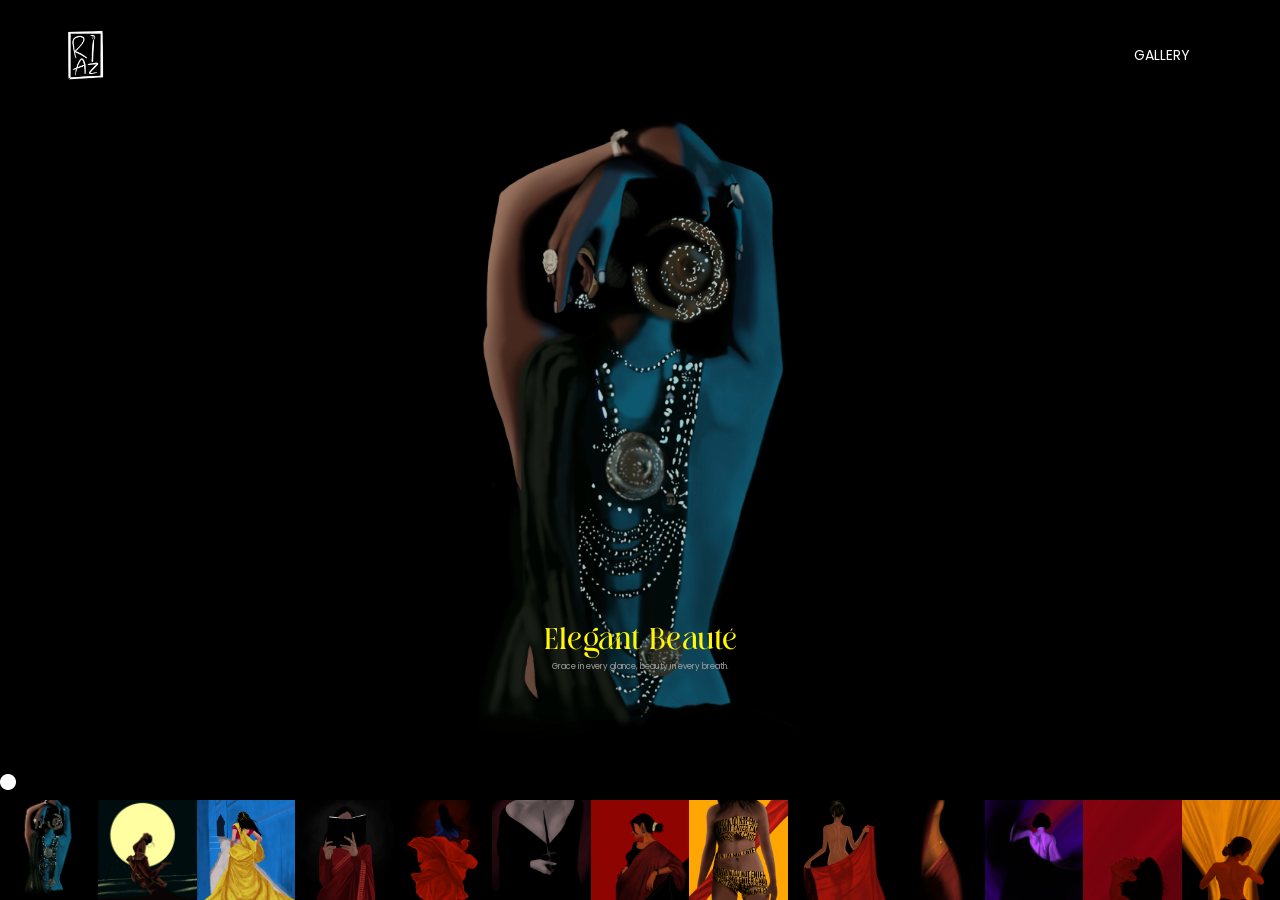
<file: art/index.html>
<!DOCTYPE html>
<html lang="en">

<head>
    <meta charset="UTF-8">
    <meta name="description" content="">
    <meta http-equiv="X-UA-Compatible" content="IE=edge">
    <meta name="viewport" content="width=device-width, initial-scale=1, shrink-to-fit=no">
    <!-- The above 4 meta tags *must* come first in the head; any other head content must come *after* these tags -->
    <meta property="og:site_name" content="Riaz digital art portfolio" />
    <meta property="og:title" content="My personal digital art portfolio website" />
    <meta
      property="og:description"
      content="Software Developer pushing pixels to billion of users"
    />
    <meta property="og:image" content="img/core-img/thumbnail.png" />
    <meta property="og:type" content="digital art portfolio" />
    <meta
      property="og:url"
      content="https://riaz10ahmed.github.io/portfolio/art/index.html"
    />
    <!-- Title  -->
    <title>Riaz - Digital Art Portfolio</title>

    <!-- Favicon  -->
    <link rel="icon" href="img/favicon.png">

    <!-- Core Style CSS -->
    <link rel="stylesheet" href="css/core-style.css">
    <link rel="stylesheet" href="style.css">

    <!-- Responsive CSS -->
    <link href="css/responsive.css" rel="stylesheet">

</head>

<body>
    <!-- Preloader -->
    <div id="preloader">
        <div class="showbox">
            <div class="loader">
                <svg class="circular" viewBox="25 25 50 50">
                    <circle class="path" cx="50" cy="50" r="20" fill="none" stroke-width="2" stroke-miterlimit="10" />
                </svg>
            </div>
        </div>
        <div class="questions-area text-center">
            <p>Leonardo da Vinci once said -</p>
            <ul>
                <li>"Poor is the pupil who does not surpass his master."</li>
                <li>“Where the spirit does not work with the hand, there is no art.”</li>
                <li>"Learning never exhausts the mind."</li>
            </ul>
        </div>
    </div>

    <!-- Gradient Background Overlay -->
    <div class="gradient-background-overlay"></div>

    <!-- Header Area Start -->
    <header class="header-area">
        <div class="container-fluid h-100">
            <div class="row h-100 align-items-center">
                <div class="col-12 h-100">
                    <div class="main-menu h-100">
                        <nav class="navbar h-100 navbar-expand-lg">
                            <!-- Logo Area  -->
                            <a class="navbar-brand c_logo" href="portfolio.html"><img src="img/logo/logo_w.png"
                                    alt="Riaz"></a>

                            <!-- <button class="navbar-toggler" type="button" data-toggle="collapse" data-target="#studioMenu" aria-controls="studioMenu" aria-expanded="false" aria-label="Toggle navigation"><i class="fa fa-bars"></i> Menu</button> -->

                            <!-- <div class="collapse navbar-collapse" id="studioMenu"> -->
                            <!-- Menu Area Start  -->
                            <ul class="navbar-nav ml-auto">
                                <li class="nav-item">
                                    <a class="nav-link" href="portfolio.html">gallery</a>
                                </li>
                            </ul>
                            <!-- Search Form -->
                            <!-- <div class="header-search-form ml-auto">
                                    <form action="#">
                                        <input type="search" class="form-control" placeholder="Input your keyword then press enter..." id="search" name="search">
                                        <input class="d-none" type="submit" value="submit">
                                    </form>
                                </div> -->
                            <!-- Search btn -->
                            <!-- <div id="searchbtn">
                                    <img src="img/core-img/search.png" alt="">
                                </div> -->
                            <!-- </div> -->
                        </nav>
                    </div>
                </div>
            </div>
        </div>
    </header>
    <!-- Header Area End -->

    <!-- Social Sidebar Area Start -->
    <!-- <div class="social-sidebar-area bg-white"> -->
    <!-- Social Area -->
    <!-- <div class="social-info-area">
            <a href="#" data-toggle="tooltip" data-placement="right" title="Facebook"><i class="fa fa-facebook" aria-hidden="true"></i> <span>Facebook</span></a>
            <a href="#" data-toggle="tooltip" data-placement="right" title="Twitter"><i class="fa fa-twitter" aria-hidden="true"></i> <span>Twitter</span></a>
            <a href="#" data-toggle="tooltip" data-placement="right" title="Pinterest"><i class="fa fa-pinterest" aria-hidden="true"></i> <span>Pinterest</span></a>
            <a href="#" data-toggle="tooltip" data-placement="right" title="Behance"><i class="fa fa-behance" aria-hidden="true"></i> <span>Behance</span></a>
        </div> -->
    <!-- Message Box -->
    <!-- <div class="message-box">
            <a href="#" data-toggle="modal" data-target=".contact-modal-lg"><img src="img/core-img/envelope.png" alt=""></a>
        </div> -->
    <!-- </div> -->
    <!-- Social Sidebar Area End -->

    <!-- ***** Welcome Area Start ***** -->
    <section class="welcome-area" style="background-color: black;">
        <div class="carousel h-100 slide" data-ride="carousel" id="welcomeSlider">
            <!-- Carousel Inner -->
            <div class="carousel-inner h-100">


                <div class="carousel-item h-100 bg-img active bg_contain"
                    style="background-image: url(img/bg-img/g1.jpg);">
                    <div class="c_slide_div">
                        <h2 style="color: #fff707">Elegant Beauté</h2>
                        <p style="color: #a0a0a0">Grace in every glance, beauty in every breath.</p>
                    </div>
                </div>

                <div class="carousel-item h-100 bg-img bg_contain" style="background-image: url(img/bg-img/g2.jpg);">
                    <div class="c_slide_div">
                        <h2 style="color: #fff707">Poonguzhali</h2>
                        <p style="color: #a0a0a0">Alaikadal aazham nilavu ariyaadhoo! Adi mana dhaagam vizhiyil
                            theriyaadhoo!</p>
                    </div>
                </div>

                <div class="carousel-item h-100 bg-img bg_contain" style="background-image: url(img/bg-img/g3.jpg);">
                    <div class="c_slide_div">
                        <h2 style="color: #fff707">Run Lola Run</h2>
                        <p style="color: #FFF">Hope ahead!</p>
                    </div>
                </div>

                <div class="carousel-item h-100 bg-img bg_contain" style="background-image: url(img/bg-img/g10.jpg);">
                    <div class="c_slide_div">
                        <h2 style="color: #fff707">Semmaan Magalai</h2>
                        <p style="color: #a0a0a0">Semmaan magalai.. Thirudum thirudan.. </p>
                    </div>
                </div>
                
                <div class="carousel-item h-100 bg-img bg_contain" style="background-image: url(img/bg-img/g22.jpg);">
                    <div class="c_slide_div">
                        <h2 style="color: #fff707">Betta Splendens</h2>
                        <p style="color: #a0a0a0">Let your fins flow with the current like betta splendens</p>
                    </div>
                </div>

                <div class="carousel-item h-100 bg-img bg_contain" style="background-image: url(img/bg-img/g21.jpg);">
                    <div class="c_slide_div">
                        <h2 style="color: #fff707">Goth</h2>
                        <p style="color: #a0a0a0">Unleash your gothic side, we have styles for you—cool and edgy.</p>
                    </div>
                </div>

                <div class="carousel-item h-100 bg-img bg_contain" style="background-image: url(img/bg-img/g44.JPG);">
                    <div class="c_slide_div">
                        <h2 style="color: #fff707">Diwann</h2>
                        <p style="color: #a0a0a0">Queen</p>
                    </div>
                </div>

                <div class="carousel-item h-100 bg-img bg_contain" style="background-image: url(img/bg-img/g40.jpeg);">
                    <div class="c_slide_div">
                        <h2 style="color: #fff707">Aadai</h2>
                        <p style="color: #a0a0a0"></p>
                    </div>
                </div>

                <div class="carousel-item h-100 bg-img bg_contain" style="background-image: url(img/bg-img/g14.jpg);">
                    <div class="c_slide_div">
                        <h2 style="color: #fff707">Nilaavin Karai</h2>
                        <p style="color: #a0a0a0"></p>
                    </div>
                </div>

                <div class="carousel-item h-100 bg-img bg_contain" style="background-image: url(img/bg-img/g15.jpg);">
                    <div class="c_slide_div">
                        <h2 style="color: #fff707">Belly Chain</h2>
                        <p style="color: #a0a0a0">Stay hidden until..</p>
                    </div>
                </div>
                <div class="carousel-item h-100 bg-img bg_contain" style="background-image: url(img/bg-img/g45.JPG);">
                    <div class="c_slide_div">
                        <h2 style="color: #fff707">Lavender Nirame</h2>
                        <p style="color: #a0a0a0">Look at her now!</p>
                    </div>
                </div>

                <div class="carousel-item h-100 bg-img bg_contain" style="background-image: url(img/bg-img/g31.JPG);">
                    <div class="c_slide_div">
                        <h2 style="color: #fff707">Rosa-Sinensis</h2>
                        <p style="color: #a0a0a0">She looked attractive in all seasons like Hibiscus</p>
                    </div>
                </div>
                
                <div class="carousel-item h-100 bg-img bg_contain" style="background-image: url(img/bg-img/g28.JPG);">
                    <div class="c_slide_div">
                        <h2 style="color: #fff707">Hope</h2>
                        <p style="color: #a0a0a0">Sunshine</p>
                    </div>
                </div>
            </div>
            <!-- Carousel Indicators -->
            <ol class="carousel-indicators">
                <li data-target="#welcomeSlider" data-slide-to="0" class="active bg-img"
                    style="background-image: url(img/bg-img/g1.jpg);"></li>
                <li data-target="#welcomeSlider" data-slide-to="1" class="bg-img"
                    style="background-image: url(img/bg-img/g2.jpg);"></li>
                <li data-target="#welcomeSlider" data-slide-to="2" class="bg-img"
                    style="background-image: url(img/bg-img/g3.jpg);"></li>
                <li data-target="#welcomeSlider" data-slide-to="3" class="bg-img"
                    style="background-image: url(img/bg-img/g10.jpg);"></li>
                <li data-target="#welcomeSlider" data-slide-to="4" class="bg-img"
                    style="background-image: url(img/bg-img/g22.jpg);"></li>
                <li data-target="#welcomeSlider" data-slide-to="5" class="bg-img"
                    style="background-image: url(img/bg-img/g21.jpg);"></li>
                <li data-target="#welcomeSlider" data-slide-to="6" class="bg-img"
                    style="background-image: url(img/bg-img/g44.JPG);"></li>
                <li data-target="#welcomeSlider" data-slide-to="7" class="bg-img"
                    style="background-image: url(img/bg-img/g40.jpeg);"></li>
                <li data-target="#welcomeSlider" data-slide-to="8" class="bg-img"
                    style="background-image: url(img/bg-img/g14.jpg);"></li>
                <li data-target="#welcomeSlider" data-slide-to="9" class="bg-img"
                    style="background-image: url(img/bg-img/g15.jpg);"></li>
                <li data-target="#welcomeSlider" data-slide-to="10" class="bg-img"
                    style="background-image: url(img/bg-img/g45.JPG);"></li>
                <li data-target="#welcomeSlider" data-slide-to="11" class="bg-img"
                    style="background-image: url(img/bg-img/g31.JPG);"></li>
                <li data-target="#welcomeSlider" data-slide-to="12" class="bg-img"
                    style="background-image: url(img/bg-img/g28.JPG);"></li>
            </ol>
        </div>
    </section>
    <!-- ***** Welcome Area End ***** -->

    <!-- ***** Contact Area Start ***** -->
    <div class="contact-popup-form" id="contact-modal-lg">
        <div class="modal fade contact-modal-lg" tabindex="-1" role="dialog" aria-labelledby="contact-modal-lg"
            aria-hidden="true">
            <div class="modal-dialog modal-lg modal-dialog-centered">
                <div class="modal-content">
                    <div class="container-fluid">
                        <div class="row">
                            <div class="col-12">
                                <div class="contact-heading-text text-center mb-30">
                                    <span></span>
                                    <h2>Please get in touch</h2>
                                </div>
                            </div>
                        </div>
                    </div>
                    <!-- Contact Form Area -->
                    <div class="contact-form-area">
                        <div class="container-fluid">
                            <form action="#" method="post">
                                <div class="row">
                                    <div class="col-12 col-md-4">
                                        <input type="text" class="form-control" name="name" id="name"
                                            placeholder="Your Name">
                                    </div>
                                    <div class="col-12 col-md-4">
                                        <input type="email" class="form-control" name="email" id="email"
                                            placeholder="Your Email">
                                    </div>
                                    <div class="col-12 col-md-4">
                                        <input type="text" class="form-control" name="subject" id="subject"
                                            placeholder="Subject">
                                    </div>
                                    <div class="col-12">
                                        <textarea name="message" class="form-control" id="message" cols="30" rows="10"
                                            placeholder="Message"></textarea>
                                    </div>
                                    <div class="col-12 text-center">
                                        <button type="submit" class="btn studio-btn mt-3"><img
                                                src="img/core-img/logo-icon.png" alt=""> Send</button>
                                    </div>
                                </div>
                            </form>
                        </div>
                    </div>
                </div>
            </div>
        </div>
    </div>
    <!-- ***** Contact Area End ***** -->

    <!-- jQuery (Necessary for All JavaScript Plugins) -->
    <script src="js/jquery/jquery-2.2.4.min.js"></script>
    <!-- Popper js -->
    <script src="js/popper.min.js"></script>
    <!-- Bootstrap js -->
    <script src="js/bootstrap.min.js"></script>
    <!-- Plugins js -->
    <script src="js/plugins.js"></script>
    <!-- Active js -->
    <script src="js/active.js"></script>

</body>

</html>
</file>
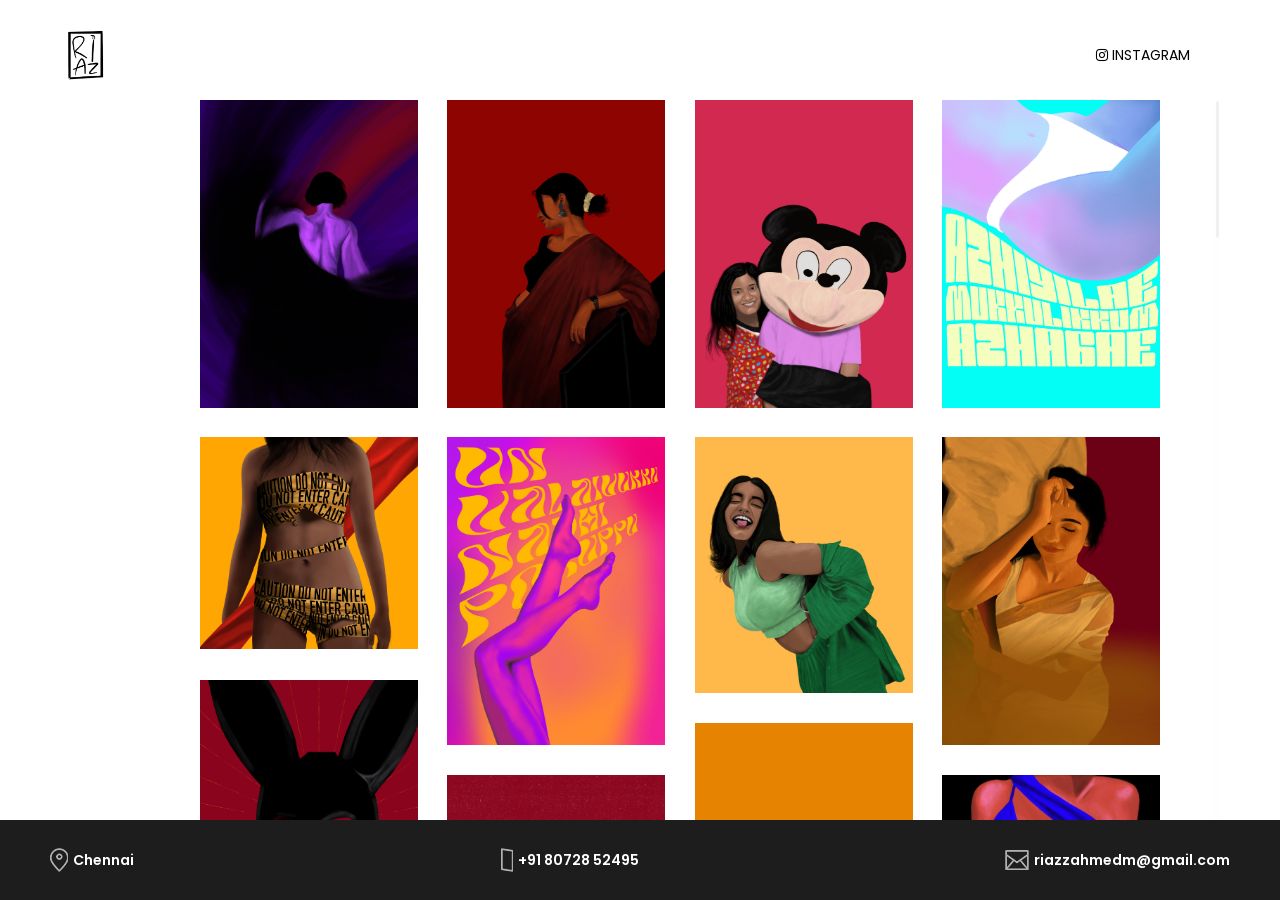
<file: art/portfolio.html>
<!DOCTYPE html>
<html lang="en">

<head>
    <meta charset="UTF-8">
    <meta name="description" content="">
    <meta http-equiv="X-UA-Compatible" content="IE=edge">
    <meta name="viewport" content="width=device-width, initial-scale=1, shrink-to-fit=no">
    <!-- The above 4 meta tags *must* come first in the head; any other head content must come *after* these tags -->

    <!-- Title  -->
    <title>Riaz - Digital Art</title>

    <!-- Favicon  -->
    <link rel="icon" href="img/favicon.png">

    <!-- Core Style CSS -->
    <link rel="stylesheet" href="css/core-style.css">
    <link rel="stylesheet" href="style.css">

    <!-- Responsive CSS -->
    <link href="css/responsive.css" rel="stylesheet">

</head>

<body>
    <!-- Preloader -->
    <div id="preloader">
        <div class="showbox">
            <div class="loader">
                <svg class="circular" viewBox="25 25 50 50">
                    <circle class="path" cx="50" cy="50" r="20" fill="none" stroke-width="2" stroke-miterlimit="10" />
                </svg>
            </div>
        </div>
        <div class="questions-area text-center">
            <p>Leonardo da Vinci once said -</p>
            <ul>
                <li>"Poor is the pupil who does not surpass his master."</li>
                <li>“Where the spirit does not work with the hand, there is no art.”</li>
                <li>"Learning never exhausts the mind."</li>
            </ul>
        </div>
    </div>

    <!-- Gradient Background Overlay -->
    <!-- <div class="gradient-background-overlay"></div> -->

    <!-- Header Area Start -->
    <header class="header-area">
        <div class="container-fluid h-100">
            <div class="row h-100 align-items-center">
                <div class="col-12 h-100">
                    <div class="main-menu h-100">
                        <nav class="navbar h-100 navbar-expand-lg">
                            <!-- Logo Area  -->
                            <a class="navbar-brand c_logo" href="index.html"><img src="img/logo/logo.png"
                                    alt="Riaz"></a>
                            <!-- Menu Area Start  -->
                            <ul class="navbar-nav ml-auto">
                                <li class="nav-item">
                                    <a class="nav-link" href="https://www.instagram.com/riazthetic/" style="color: #000 !important"><i class="fa fa-instagram" aria-hidden="true"></i> <span>Instagram</span></a>
                                </li>
                            </ul>
                        </nav>
                    </div>
                </div>
            </div>
        </div>
    </header>
    <!-- Header Area End -->

    <!-- Social Sidebar Area Start -->
    <!-- <div class="social-sidebar-area">
        <div class="social-info-area">
            <a href="https://www.linkedin.com/in/riaz-ahmed-665a9715b" data-toggle="tooltip" data-placement="right"
                title="LinkedIn"><i class="fa fa-linkedin" aria-hidden="true"></i> <span>LinkedIn</span></a>
            <a href="https://dribbble.com/Riazzzz" data-toggle="tooltip" data-placement="right" title="Dribbble"><i
                    class="fa fa-dribbble" aria-hidden="true"></i> <span>Dribbble</span></a>
            <a href="https://www.instagram.com/riazthetic/" data-toggle="tooltip" data-placement="right"
                title="Instagram"><i class="fa fa-instagram" aria-hidden="true"></i> <span>Instagram</span></a>
        </div>
    </div> -->
    <!-- Social Sidebar Area End -->

    <!-- Project Area Start -->
    <div class="gallery_area clearfix">
        <div class="container-fluid clearfix">
            <!-- <div class="gallery_menu">
                <div class="portfolio-menu">
                    <button class="active btn" type="button" data-filter="*">All</button>
                    <button class="btn" type="button" data-filter=".batman">Batman</button>
                    <button class="btn" type="button" data-filter=".girl">Girl</button>
                    <button class="btn" type="button" data-filter=".movies">Movies</button>
                    <button class="btn" type="button" data-filter=".typography">Typography</button>
                    <button class="btn" type="button" data-filter=".random">Random</button>
                </div>
            </div> -->

            <div class="row portfolio-column">

                <div class="col-12 col-sm-6 col-md-4 col-lg-3 column_single_gallery_item">
                    <img src="img/bg-img/g45.JPG" alt="">
                    <div class="hover_overlay">
                        <a class="gallery_img" href="img/bg-img/g45.JPG"><i class="fa fa-eye"></i></a>
                    </div>
                </div>

                <div class="col-12 col-sm-6 col-md-4 col-lg-3 column_single_gallery_item">
                    <img src="img/bg-img/g44.JPG" alt="">
                    <div class="hover_overlay">
                        <a class="gallery_img" href="img/bg-img/g44.JPG"><i class="fa fa-eye"></i></a>
                    </div>
                </div>

                <div class="col-12 col-sm-6 col-md-4 col-lg-3 column_single_gallery_item">
                    <img src="img/bg-img/g43.JPG" alt="">
                    <div class="hover_overlay">
                        <a class="gallery_img" href="img/bg-img/g43.JPG"><i class="fa fa-eye"></i></a>
                    </div>
                </div>

                <div class="col-12 col-sm-6 col-md-4 col-lg-3 column_single_gallery_item">
                    <img src="img/bg-img/g38.JPG" alt="">
                    <div class="hover_overlay">
                        <a class="gallery_img" href="img/bg-img/g38.JPG"><i class="fa fa-eye"></i></a>
                    </div>
                </div>

                <div class="col-12 col-sm-6 col-md-4 col-lg-3 column_single_gallery_item">
                    <img src="img/bg-img/g40.jpeg" alt="">
                    <div class="hover_overlay">
                        <a class="gallery_img" href="img/bg-img/g40.jpeg"><i class="fa fa-eye"></i></a>
                    </div>
                </div>

                <div class="col-12 col-sm-6 col-md-4 col-lg-3 column_single_gallery_item">
                    <img src="img/bg-img/g37.JPG" alt="">
                    <div class="hover_overlay">
                        <a class="gallery_img" href="img/bg-img/g37.JPG"><i class="fa fa-eye"></i></a>
                    </div>
                </div>

                <div class="col-12 col-sm-6 col-md-4 col-lg-3 column_single_gallery_item">
                    <img src="img/bg-img/g42.jpeg" alt="">
                    <div class="hover_overlay">
                        <a class="gallery_img" href="img/bg-img/g42.jpeg"><i class="fa fa-eye"></i></a>
                    </div>
                </div>

                <div class="col-12 col-sm-6 col-md-4 col-lg-3 column_single_gallery_item">
                    <img src="img/bg-img/g36.JPG" alt="">
                    <div class="hover_overlay">
                        <a class="gallery_img" href="img/bg-img/g36.JPG"><i class="fa fa-eye"></i></a>
                    </div>
                </div>

                <div class="col-12 col-sm-6 col-md-4 col-lg-3 column_single_gallery_item">
                    <img src="img/bg-img/g35.JPG" alt="">
                    <div class="hover_overlay">
                        <a class="gallery_img" href="img/bg-img/g35.JPG"><i class="fa fa-eye"></i></a>
                    </div>
                </div>

                <div class="col-12 col-sm-6 col-md-4 col-lg-3 column_single_gallery_item">
                    <img src="img/bg-img/g39.JPG" alt="">
                    <div class="hover_overlay">
                        <a class="gallery_img" href="img/bg-img/g39.JPG"><i class="fa fa-eye"></i></a>
                    </div>
                </div>

                <div class="col-12 col-sm-6 col-md-4 col-lg-3 column_single_gallery_item">
                    <img src="img/bg-img/g34.JPG" alt="">
                    <div class="hover_overlay">
                        <a class="gallery_img" href="img/bg-img/g34.JPG"><i class="fa fa-eye"></i></a>
                    </div>
                </div>

                <div class="col-12 col-sm-6 col-md-4 col-lg-3 column_single_gallery_item">
                    <img src="img/bg-img/g33.JPG" alt="">
                    <div class="hover_overlay">
                        <a class="gallery_img" href="img/bg-img/g33.JPG"><i class="fa fa-eye"></i></a>
                    </div>
                </div>

                <div class="col-12 col-sm-6 col-md-4 col-lg-3 column_single_gallery_item">
                    <img src="img/bg-img/g32.JPG" alt="">
                    <div class="hover_overlay">
                        <a class="gallery_img" href="img/bg-img/g32.JPG"><i class="fa fa-eye"></i></a>
                    </div>
                </div>

                <div class="col-12 col-sm-6 col-md-4 col-lg-3 column_single_gallery_item">
                    <img src="img/bg-img/g31.JPG" alt="">
                    <div class="hover_overlay">
                        <a class="gallery_img" href="img/bg-img/g31.JPG"><i class="fa fa-eye"></i></a>
                    </div>
                </div>

                <div class="col-12 col-sm-6 col-md-4 col-lg-3 column_single_gallery_item">
                    <img src="img/bg-img/g30.JPG" alt="">
                    <div class="hover_overlay">
                        <a class="gallery_img" href="img/bg-img/g30.JPG"><i class="fa fa-eye"></i></a>
                    </div>
                </div>

                <div class="col-12 col-sm-6 col-md-4 col-lg-3 column_single_gallery_item">
                    <img src="img/bg-img/g29.JPG" alt="">
                    <div class="hover_overlay">
                        <a class="gallery_img" href="img/bg-img/g29.JPG"><i class="fa fa-eye"></i></a>
                    </div>
                </div>

                <div class="col-12 col-sm-6 col-md-4 col-lg-3 column_single_gallery_item">
                    <img src="img/bg-img/g28.JPG" alt="">
                    <div class="hover_overlay">
                        <a class="gallery_img" href="img/bg-img/g28.JPG"><i class="fa fa-eye"></i></a>
                    </div>
                </div>

                <div class="col-12 col-sm-6 col-md-4 col-lg-3 column_single_gallery_item">
                    <img src="img/bg-img/g27.JPG" alt="">
                    <div class="hover_overlay">
                        <a class="gallery_img" href="img/bg-img/g27.JPG"><i class="fa fa-eye"></i></a>
                    </div>
                </div>

                <div class="col-12 col-sm-6 col-md-4 col-lg-3 column_single_gallery_item">
                    <img src="img/bg-img/g26.JPG" alt="">
                    <div class="hover_overlay">
                        <a class="gallery_img" href="img/bg-img/g26.JPG"><i class="fa fa-eye"></i></a>
                    </div>
                </div>

                <div class="col-12 col-sm-6 col-md-4 col-lg-3 column_single_gallery_item">
                    <img src="img/bg-img/g25.JPG" alt="">
                    <div class="hover_overlay">
                        <a class="gallery_img" href="img/bg-img/g25.JPG"><i class="fa fa-eye"></i></a>
                    </div>
                </div>

                <div class="col-12 col-sm-6 col-md-4 col-lg-3 column_single_gallery_item">
                    <img src="img/bg-img/g24.JPG" alt="">
                    <div class="hover_overlay">
                        <a class="gallery_img" href="img/bg-img/g24.JPG"><i class="fa fa-eye"></i></a>
                    </div>
                </div>

                <div class="col-12 col-sm-6 col-md-4 col-lg-3 column_single_gallery_item">
                    <img src="img/bg-img/g23.JPG" alt="">
                    <div class="hover_overlay">
                        <a class="gallery_img" href="img/bg-img/g23.JPG"><i class="fa fa-eye"></i></a>
                    </div>
                </div>

                <div class="col-12 col-sm-6 col-md-4 col-lg-3 column_single_gallery_item">
                    <img src="img/bg-img/g22.jpg" alt="">
                    <div class="hover_overlay">
                        <a class="gallery_img" href="img/bg-img/g22.jpg"><i class="fa fa-eye"></i></a>
                    </div>
                </div>

                <div class="col-12 col-sm-6 col-md-4 col-lg-3 column_single_gallery_item">
                    <img src="img/bg-img/g21.jpg" alt="">
                    <div class="hover_overlay">
                        <a class="gallery_img" href="img/bg-img/g21.jpg"><i class="fa fa-eye"></i></a>
                    </div>
                </div>

                <div class="col-12 col-sm-6 col-md-4 col-lg-3 column_single_gallery_item">
                    <img src="img/bg-img/g20.jpg" alt="">
                    <div class="hover_overlay">
                        <a class="gallery_img" href="img/bg-img/g20.jpg"><i class="fa fa-eye"></i></a>
                    </div>
                </div>

                <div class="col-12 col-sm-6 col-md-4 col-lg-3 column_single_gallery_item">
                    <img src="img/bg-img/g19.jpg" alt="">
                    <div class="hover_overlay">
                        <a class="gallery_img" href="img/bg-img/g19.jpg"><i class="fa fa-eye"></i></a>
                    </div>
                </div>

                <div class="col-12 col-sm-6 col-md-4 col-lg-3 column_single_gallery_item">
                    <img src="img/bg-img/g18.jpg" alt="">
                    <div class="hover_overlay">
                        <a class="gallery_img" href="img/bg-img/g18.jpg"><i class="fa fa-eye"></i></a>
                    </div>
                </div>

                <div class="col-12 col-sm-6 col-md-4 col-lg-3 column_single_gallery_item">
                    <img src="img/bg-img/g17.jpg" alt="">
                    <div class="hover_overlay">
                        <a class="gallery_img" href="img/bg-img/g17.jpg"><i class="fa fa-eye"></i></a>
                    </div>
                </div>

                <div class="col-12 col-sm-6 col-md-4 col-lg-3 column_single_gallery_item">
                    <img src="img/bg-img/g16.jpg" alt="">
                    <div class="hover_overlay">
                        <a class="gallery_img" href="img/bg-img/g16.jpg"><i class="fa fa-eye"></i></a>
                    </div>
                </div>

                <div class="col-12 col-sm-6 col-md-4 col-lg-3 column_single_gallery_item">
                    <img src="img/bg-img/g15.jpg" alt="">
                    <div class="hover_overlay">
                        <a class="gallery_img" href="img/bg-img/g15.jpg"><i class="fa fa-eye"></i></a>
                    </div>
                </div>

                <div class="col-12 col-sm-6 col-md-4 col-lg-3 column_single_gallery_item">
                    <img src="img/bg-img/g14.jpg" alt="">
                    <div class="hover_overlay">
                        <a class="gallery_img" href="img/bg-img/g14.jpg"><i class="fa fa-eye"></i></a>
                    </div>
                </div>

                <div class="col-12 col-sm-6 col-md-4 col-lg-3 column_single_gallery_item">
                    <img src="img/bg-img/g13.jpg" alt="">
                    <div class="hover_overlay">
                        <a class="gallery_img" href="img/bg-img/g12.jpg"><i class="fa fa-eye"></i></a>
                    </div>
                </div>

                <div class="col-12 col-sm-6 col-md-4 col-lg-3 column_single_gallery_item">
                    <img src="img/bg-img/g11.jpg" alt="">
                    <div class="hover_overlay">
                        <a class="gallery_img" href="img/bg-img/g11.jpg"><i class="fa fa-eye"></i></a>
                    </div>
                </div>

                <div class="col-12 col-sm-6 col-md-4 col-lg-3 column_single_gallery_item">
                    <img src="img/bg-img/g10.jpg" alt="">
                    <div class="hover_overlay">
                        <a class="gallery_img" href="img/bg-img/g10.jpg"><i class="fa fa-eye"></i></a>
                    </div>
                </div>

                <div class="col-12 col-sm-6 col-md-4 col-lg-3 column_single_gallery_item">
                    <img src="img/bg-img/g9.jpg" alt="">
                    <div class="hover_overlay">
                        <a class="gallery_img" href="img/bg-img/g9.jpg"><i class="fa fa-eye"></i></a>
                    </div>
                </div>

                <div class="col-12 col-sm-6 col-md-4 col-lg-3 column_single_gallery_item">
                    <img src="img/bg-img/g8.jpg" alt="">
                    <div class="hover_overlay">
                        <a class="gallery_img" href="img/bg-img/g8.jpg"><i class="fa fa-eye"></i></a>
                    </div>
                </div>

                <div class="col-12 col-sm-6 col-md-4 col-lg-3 column_single_gallery_item">
                    <img src="img/bg-img/g7.jpg" alt="">
                    <div class="hover_overlay">
                        <a class="gallery_img" href="img/bg-img/g7.jpg"><i class="fa fa-eye"></i></a>
                    </div>
                </div>

                <div class="col-12 col-sm-6 col-md-4 col-lg-3 column_single_gallery_item">
                    <img src="img/bg-img/g6.jpg" alt="">
                    <div class="hover_overlay">
                        <a class="gallery_img" href="img/bg-img/g6.jpg"><i class="fa fa-eye"></i></a>
                    </div>
                </div>

                <div class="col-12 col-sm-6 col-md-4 col-lg-3 column_single_gallery_item">
                    <img src="img/bg-img/g5.jpg" alt="">
                    <div class="hover_overlay">
                        <a class="gallery_img" href="img/bg-img/g5.jpg"><i class="fa fa-eye"></i></a>
                    </div>
                </div>

                <div class="col-12 col-sm-6 col-md-4 col-lg-3 column_single_gallery_item">
                    <img src="img/bg-img/g4.jpg" alt="">
                    <div class="hover_overlay">
                        <a class="gallery_img" href="img/bg-img/g4.jpg"><i class="fa fa-eye"></i></a>
                    </div>
                </div>

                <div class="col-12 col-sm-6 col-md-4 col-lg-3 column_single_gallery_item">
                    <img src="img/bg-img/g3.jpg" alt="">
                    <div class="hover_overlay">
                        <a class="gallery_img" href="img/bg-img/g3.jpg"><i class="fa fa-eye"></i></a>
                    </div>
                </div>

                <div class="col-12 col-sm-6 col-md-4 col-lg-3 column_single_gallery_item">
                    <img src="img/bg-img/g2.jpg" alt="">
                    <div class="hover_overlay">
                        <a class="gallery_img" href="img/bg-img/g2.jpg"><i class="fa fa-eye"></i></a>
                    </div>
                </div>

                <div class="col-12 col-sm-6 col-md-4 col-lg-3 column_single_gallery_item">
                    <img src="img/bg-img/g1.jpg" alt="">
                    <div class="hover_overlay">
                        <a class="gallery_img" href="img/bg-img/g1.jpg"><i class="fa fa-eye"></i></a>
                    </div>
                </div>

                <!-- Single Item -->
                <!-- <div class="col-12 col-sm-6 col-md-4 col-lg-3 column_single_gallery_item girl">
                    <img src="img/bg-img/a62.jpg" alt="">
                    <h2 class="portfolio_img_caption">Betta Splendens</h2>
                    <div class="hover_overlay">
                        <a class="gallery_img" href="img/bg-img/a62.jpg"><i class="fa fa-eye"></i></a>
                    </div>
                </div> -->
            </div>

            <!-- <div class="row">
                <div class="col-12 text-center mt-70">
                    <a href="#" class="btn studio-btn"><img src="img/core-img/logo-icon.png" alt=""> Load More</a>
                </div>
            </div> -->
        </div>
    </div>
    <!-- Project Area End -->

    <!-- Footer Area Start -->
    <footer class="footer-area">
        <div class="container-fluid h-100">
            <div class="row h-100">
                <div class="col-12 h-100">
                    <div class="footer-content h-100 d-md-flex align-items-center justify-content-between">
                        <!-- Single Footer Content -->
                        <div class="single-footer-content">
                            <img src="img/core-img/map.png" alt="">
                            <a href="#">Chennai</a>
                        </div>
                        <!-- Single Footer Content -->
                        <div class="single-footer-content">
                            <img src="img/core-img/smartphone.png" alt="">
                            <a href="https://wa.me/918072852495" target="_blank">+91 80728 52495</a>
                        </div>
                        <!-- Single Footer Content -->
                        <div class="single-footer-content">
                            <img src="img/core-img/envelope-2.png" alt="">
                            <a href="#">riazzahmedm@gmail.com</a>
                        </div>
                    </div>
                </div>
            </div>
        </div>
    </footer>
    <!-- Footer Area End -->

    <!-- jQuery (Necessary for All JavaScript Plugins) -->
    <script src="js/jquery/jquery-2.2.4.min.js"></script>
    <!-- Popper js -->
    <script src="js/popper.min.js"></script>
    <!-- Bootstrap js -->
    <script src="js/bootstrap.min.js"></script>
    <!-- Plugins js -->
    <script src="js/plugins.js"></script>
    <!-- Active js -->
    <script src="js/active.js"></script>

</body>

</html>
</file>
<file: assets/css/styles.css>
/*==================== GOOGLE FONTS ====================*/
@import url('https://fonts.googleapis.com/css2?family=Poppins:wght@400;500;600&display=swap');

/*==================== VARIABLES CSS ====================*/
:root {
    --header-height: 3rem;

    /*========== Colors ==========*/
    /* Change favorite color */
    --hue-color: 230; /*Purple 250 - Green 142 - Blue 230 - Pink 340*/

    /* HSL color mode */
    --first-color: hsl(var(--hue-color), 69%, 61%);
    --first-color-second: hsl(var(--hue-color), 69%, 61%);
    --first-color-alt: hsl(var(--hue-color), 57%, 53%);
    --first-color-lighter: hsl(var(--hue-color), 92%, 85%);
    --title-color: hsl(var(--hue-color), 8%, 15%);
    --text-color: hsl(var(--hue-color), 8%, 45%);
    --text-color-light: hsl(var(--hue-color), 8%, 65%);
    --input-color: hsl(var(--hue-color), 70%, 96%);
    --body-color: hsl(var(--hue-color), 66%, 99%);
    --container-color: #fff;
    --scroll-bar-color: hsl(var(--hue-color), 12%, 90%);
    --scroll-thumb-color: hsl(var(--hue-color), 12%, 80%);

    /*========== Font and typography ==========*/
    --body-font: 'Poppins', sans-serif;

    /* .5rem = 8px, 1rem = 16px, 1.5rem = 24px ... */
    --big-font-size: 2rem;
    --h1-font-size: 1.5rem;
    --h2-font-size: 1.25rem;
    --h3-font-size: 1.125rem;
    --normal-font-size: .938rem;
    --small-font-size: .813rem;
    --smaller-font-size: .75rem;

    /*========== Font weight ==========*/
    --font-medium: 500;
    --font-semi-bold: 600;

    /*========== Margin Bottom ==========*/
    /* .25rem = 4px, .5rem = 8px, .75rem = 12px ... */
    --mb-0-25: .25rem;
    --mb-0-5: .5rem;
    --mb-0-75: .75rem;
    --mb-1: 1rem;
    --mb-1-5: 1.5rem;
    --mb-2: 2rem;
    --mb-2-5: 2.5rem;
    --mb-3: 3rem;

    /*========== z index ==========*/
    --z-tooltip: 10;
    --z-fixed: 100;
    --z-modal: 1000;
}

/* Font size for large devices */
@media screen and (min-width: 968px) {
    :root {
        --big-font-size: 3rem;
        --h1-font-size: 2.25rem;
        --h2-font-size: 1.5rem;
        --h3-font-size: 1.25rem;
        --normal-font-size: 1rem;
        --small-font-size: .875rem;
        --smaller-font-size: .813rem;
    }
}

/*========== Variables Dark theme ==========*/
body.dark-theme{
    /* HSL color mode */
    --first-color-second: hsl(var(--hue-color), 30%, 8%);
    --title-color: hsl(var(--hue-color), 8%, 95%);
    --text-color: hsl(var(--hue-color), 8%, 75%);
    --input-color: hsl(var(--hue-color), 29%, 16%);
    --body-color: hsl(var(--hue-color), 28%, 12%);
    --container-color: hsl(var(--hue-color));
    --scroll-bar-color: hsl(var(--hue-color), 12%, 58%);
    --scroll-thumb-color: hsl(var(--hue-color), 12%, 36%);
}

/*========== Button Dark/Light ==========*/
.nav__btns{
    display: flex;
    align-items: center;
}

.change-theme{
    font-size: 1.25rem;
    color: var(--title-color);
    margin-right: var(--mb-1);
    cursor: pointer;
}

.change-theme:hover{
    color: var(--first-color);
}

/*==================== BASE ====================*/
*{
    box-sizing: border-box;
    padding: 0;
    margin: 0;

}

html{
    scroll-behavior: smooth;
}

body{
    margin: 0 0 var(--header-height) 0;
    font-family: var(--body-font);
    font-size: var(--normal-font-size);
    background-color: var(--body-color);
    color: var(--text-color);
}

h1,h2,h3,h4{
    color: var(--title-color);
    font-weight: var(--font-semi-bold);
}

ul{
    list-style: none;
}

a{
    text-decoration: none;
    /* color: var(--text-color); */
}

img{
    max-width: 100%;
    height: auto;
}

/*==================== REUSABLE CSS CLASSES ====================*/
.section{
    padding: 2rem 0 4rem;
}

.section__title{
    font-size: var(--h1-font-size);
}

.section__subtitle{
    display: block;
    font-size: var(--small-font-size);
    margin-bottom: var(--mb-3);
}

.section__title,
.section__subtitle{
    text-align: center;
}

/*==================== LAYOUT ====================*/
.container{
    max-width: 768px;
    margin-left: var(--mb-1-5);
    margin-right: var(--mb-1-5);
}

.grid{
    display: grid;
    gap: 1.5rem;
}

.header{
    width: 100%;
    position: fixed;
    bottom: 0;
    left: 0;
    z-index: var(--z-fixed);
    background-color: var(--body-color);
}

/*==================== NAV ====================*/
.nav{
    max-width: 968px;
    height: var(--header-height);
    display: flex;
    justify-content: space-between;
    align-items: center;
}

.nav__logo,
.nav__toggle{
    color: var(--title-color);
    font-weight: var(--font-medium);
}

.nav__logo:hover{
    color: var(--first-color);
}

.nav__toggle{
    font-size: 1.1rem;
    cursor: pointer;
}

.nav__toggle:hover{
    color: var(--first-color);
}

@media screen and (max-width:767px) {
    .nav__menu{
        position: fixed;
        bottom: -100%;
        left: 0;
        width: 100%;
        background-color: var(--body-color);
        padding: 2rem 1.5rem 4rem;
        box-shadow: 0 -1px 4px rgba(0,0,0,.15);
        border-radius: 1.5rem 1.5rem 0 0;
        transition: .3s; 
    }
}

.nav__list{
    grid-template-columns: repeat(3, 1fr);
    gap: 2rem;

}

.nav__link{
    display: flex;
    flex-direction: column;
    align-items: center;
    font-size: var(--small-font-size);
    color: var(--title-color);
    font-weight: var(--font-medium);    
}

.nav__link:hover{
    color: var(--first-color);
}

.nav__icon{
    font-size: 1.2rem;
}

.nav__close{
    position: absolute;
    right: 1.3rem;
    bottom: .5rem;
    font-size: 1.5rem;
    cursor: pointer;
    color: var(--first-color);
}

.nav__close:hover{
    color: var(--first-color-alt);
}

/* show menu */
.show-menu{
    bottom: 0;
    z-index:9999;
}

/* Active link */
.active-link{
    color: var(--first-color);
}

/* Change background header */
.scroll-header{
    box-shadow: 0 -1px 4px rgba(0,0,0,.15);
}

/*==================== HOME ====================*/
.home__container{
    gap:1rem;
}

.home__content{
    grid-template-columns: .5fr 3fr;
    padding-top: 3.5rem;
    align-items: center;
}

.home__social{
    display: grid;
    grid-template-columns: max-content;
    row-gap: 1rem;
}

.home__social-icon{
    font-size: 1.25rem;
    color: var(--first-color);
}

.home__social-icon:hover{
    color: var(--first-color-alt);
}

.home__blob{
    width: 200px;
    fill: var(--first-color);
}

.home__blob-img{
    width: 170px;
}

.home__data{
    grid-column: 1/3;
}

.home__title{
    font-size: var(--big-font-size);
}

.home__subtitle{
    font-size: var(--h3-font-size);
    color: var(--text-color);
    font-weight: var(--font-medium);
    margin-bottom: var(--mb-0-75);
}

.home__description{
    margin-bottom: var(--mb-2);
}

.home__scroll{
    display: none;
}

.home__scroll-button{
    color: var(--first-color);
    transition: .3s;
}

.home__scroll-button:hover{
    transform: translateY(.25rem);
}

.home__scroll-mouse{
    font-size: 2rem;
}

.home__scroll-name{
    font-size: var(--small-font-size);
    color: var(--title-color);
    font-weight: var(--font-medium);
    margin-right: var(--mb-0-25);
}

.home__scroll-arrow{
    font-size: 1.25rem;
}

/*==================== BUTTONS ====================*/
.button{
    display: inline-block;
    background-color: var(--first-color);
    color:#fff;
    padding: 1rem;
    border-radius: .5rem;
    font-weight: var(--font-medium);
}

.button:hover{
    background-color: var(--first-color-alt);
}

.button__icon{
    font-size: 1.25rem;
    margin-left: var(--mb-0-5);
    transition: .3s;
}   

.button--flex{
    display: inline-flex;
    align-items: center;
}

.send__msg-btn{
  font-family: 'Poppins';
    font-size: 16px;
    border: none;
}

.button--small{
    padding: .75rem 1rem;
}

.button--white{
    background-color: #fff;
    color: var(--first-color);
}

.button--white:hover{
    background-color: var(--first-color-alt);
    color: #fff;
}

.button--link{
    padding: 0;
    background-color: transparent;
    color: var(--first-color);
}

.button--link:hover{
    background-color: transparent;
    color:var(--first-color-alt);
}

/*==================== ABOUT ====================*/
.about__img{
    width: 200px;
    border-radius: .5rem;
    justify-self: center;
    align-self: center;
}

.about__description{
    text-align: center;
    margin-bottom: var(--mb-2-5);
}

.about__info{
    display: flex;
    justify-content: space-evenly;
    margin-bottom: var(--mb-2-5);
}

.about__info-title{
    font-size: var(--h2-font-size);
    font-weight: var(--font-semi-bold);
    color: var(--title-color);
}

.about__info-name{
    font-size: var(--smaller-font-size);
}

.about__info-title,
.about__info-name{
    display: block;
    text-align: center;
}

.about__buttons{
    display: flex;
    justify-content: center;
}

/*==================== SKILLS ====================*/
.skills__container{
    row-gap: 0;
}

.skills__header{
    display: flex;
    align-items: center;
    margin-bottom: var(--mb-2-5);
    cursor: pointer;
}

.skills__arrow,
.skills__icon{
    font-size: 2rem;
    color: var(--first-color);
}

.skills__icon{
    margin-right: var(--mb-0-75);
}

.skills__title{
    font-size: var(--h3-font-size);
}

.skills__subtitle{
    font-size: var(--small-font-size);
    color: var(--text-color-light);
}

.skills__arrow{
    margin-left: auto;
    transition: .4s;
}

.skills__list{
    row-gap: 1.5rem;
    padding-left: 2.7rem;
}

.skills__titles{
    display: flex;
    justify-content: space-between;
    margin-bottom: var(--mb-0-5);
}

.skills__name{
    font-size: var(--normal-font-size);
    font-weight: var(--font-medium);
}

.skills__bar,
.skills__percentage{
    height: 5px;
    border-radius: .25rem;
}

.skills__bar{
    background-color: var(--first-color-lighter);
}

.skills__percentage{
    display: block;
    background-color: var(--first-color);
}

.skills__react{
    width: 80%;
}

.skills__angular{
    width: 70%;
}

.skills__bootstrap{
    width: 85%;
}

.skills__js{
    width: 70%;
}

.skills__jquery{
    width: 70%;
}

.skills__html{
    width: 90%;
}

.skills__css{
    width: 60%;
}

.skills__close .skills__list{
    height: 0;
    overflow: hidden;
}

.skills__open .skills__list{
    height: max-content;
    margin-bottom: var(--mb-2-5);
}

.skills__open .skills__arrow{
    transform: rotate(-180deg);
}

/*==================== QUALIFICATION ====================*/
.qualification__tabs{
    display: flex;
    justify-content: space-evenly;
    margin-bottom: var(--mb-2);
}

.qualification__button{
    font-size: var(--h3-font-size);
    font-weight: var(--font-medium);
    cursor: pointer;
}

.qualification__button:hover{
    color: var(--first-color);
}

.qualification__icon{
    font-size: 1.8rem;
    margin-right: var(--mb-0-25);
}

.qualification__data{
    display: grid;
    grid-template-columns: 1fr max-content 1fr;
    column-gap: 1.5rem;
}

.qualification__title{
    font-size: var(--normal-font-size);
    font-weight: var(--font-medium);
}

.qualification__subtitle{
    display: inline-block;
    font-size: var(--small-font-size);
    margin-bottom: var(--mb-1);
}

.qualification__calendar{
    font-size: var(--smaller-font-size);
    color: var(--text-color-light);
}

.qualification__rounder{
    display: inline-block;
    width: 13px;
    height: 13px;
    background-color: var(--first-color);
    border-radius: 50%;
}

.qualification__line{
    display: block;
    width: 1px;
    height: 100%;
    background-color: var(--first-color);
    transform: translate(6px, -7px);
}

.qualification [data-content]{
    display: none;
}

.qualification__active[data-content]{
    display: block;
}

.qualification__button.qualification__active{
    color: var(--first-color);
}

/*==================== SERVICES ====================*/
.services__container{
    gap: 1.5rem;
    grid-template-columns: repeat(2,1fr);
}

.services__content{
    position: relative;
    background-color: var(--container-color);
    padding: 3.5rem .5rem 1.25rem 1.5rem;
    border-radius: .25rem;
    box-shadow: 0 2px 4px rgba(0,0,0,.15);
    transition: .3s;
}

.services__content:hover{
    box-shadow: 0 4px 8px rgba(0,0,0,.15);
}

.services__icon{
    display: block;
    font-size: 1.5rem;
    color: var(--first-color);
    margin-bottom: var(--mb-1);
}

.services__title{
    font-size: var(--h3-font-size);
    margin-bottom: var(--mb-1);
    font-weight: var(--font-medium);
}

.services__button{
    cursor: pointer;
    font-size: var(--small-font-size);
}

.services__button:hover .button__icon{
    transform: translateX(.25rem);
}

.services__modal{
    position: fixed;
    top: 0;
    bottom: 0;
    left: 0;
    right: 0;
    background-color: rgba(0,0,0,.5);
    display: flex;
    align-items: center;
    justify-content: center;
    padding: 0 1rem;
    z-index: var(--z-modal);
    opacity: 0;
    visibility: hidden;
    transition: .3s;
}

.services__modal-content{
    position: relative;
    background-color: var(--container-color);
    padding: 1.5rem;
    border-radius: .5rem;
}

.services__modal-services{
    row-gap: 1rem;
}

.services__modal-service{
    display: flex;
}

.services__modal-title{
    font-size: var(--h3-font-size);
    font-weight: var(--font-medium);
    margin-bottom: var(--mb-1-5);
}

.services__modal-close{
    position: absolute;
    top: 1rem;
    right: 1rem;
    font-size: 1.5rem;
    color: var(--first-color);
    cursor: pointer;
}

.services__modal-icon{
    color: var(--first-color);
    margin-right: var(--mb-0-25);
}

/* Active Modal */
.active-modal{
    opacity: 1;
    visibility: visible;
}

/*==================== PORTFOLIO ====================*/
.portfolio__container{
    overflow: initial;
}

.portfolio__content{
    padding: 0 1.5rem;
}

.portfolio__img{
    width: 265px;
    border-radius: .5rem;
    justify-self: center;
}

.portfolio__title{
    font-size: var(--h3-font-size);
    margin-bottom: var(--mb-0-5);
}

.portfolio__description{
    margin-bottom: var(--mb-0-75);
}

.portfolio__button:hover .button__icon{
    transform: translateX(.25rem);
}

.swiper-button-next::after,
.swiper-button-prev::after{
    content: '';
}

.swiper-portfolio-icon{
    font-size: 2rem;
    color: var(--first-color);
}

.swiper-button-prev{
    left: -.5rem;
}

.swiper-button-next{
    right: -.5rem;
}

.swiper-container-horizontal > .swiper-pagination-bullets{
    bottom: -2.5rem;
}

.swiper-pagination-bullet-active{
    background-color: var(--first-color);
}

.swiper-button-next,
.swiper-button-prev,
.swiper-pagination-bullets{
    outline: none;
}

/*==================== PROJECT IN MIND ====================*/
.project{
    text-align: center;
}

.project__bg{
    background-color: var(--first-color-second);
    padding-top: 3rem;
}

.project__title{
    font-size: var(--h2-font-size);
    margin-bottom: var(--mb-0-75);
}

.project__description{
    margin-bottom: var(--mb-1-5);
}

.project__title,
.project__description{
    color: #fff;
}

.project__img{
    width: 232px;
    justify-self: center;
}

/*==================== TESTIMONIAL ====================*/
.testimonial__data,
.testimonial__header{
    display: flex;
}

.testimonial__data{
    justify-content: space-between;
    margin-bottom: var(--mb-1);
}

.testimonial__img{
    width: 60px;
    height: 60px;
    border-radius: 50%;
    margin-right: var(--mb-0-75);
}

.testimonial__name{
    font-size: var(--h3-font-size);
    font-weight: var(--font-medium);
}

.testimonial__client{
    font-size: var(--small-font-size);
    color: var(--text-color-light);
}

.testimonial__description{
    margin-bottom: var(--mb-2-5);
}

.swiper-container .swiper-pagination-testimonial{
    bottom: 0;
}

/*==================== CONTACT ME ====================*/
.contact__container{
    row-gap: 3rem;
}

.contact__information{
    display: flex;
    margin-bottom: var(--mb-2);
}

.contact__icon{
    font-size: 2rem;
    color: var(--first-color);
    margin-right: var(--mb-0-75);
}

.contact__title{
    font-size: var(--h3-font-size);
    font-weight: var(--font-medium);
}

.contact__subtitle{
    font-size: var(--small-font-size);
    color: var(--text-color-light);
}

.contact__content{
    background-color: var(--input-color);
    border-radius: .5rem;
    padding: .75rem 1rem .25rem;
}

.contact__label{
    font-size: var(--smaller-font-size);
    color: var(--title-color);
}

.contact__input{
    width: 100%;
    background-color: var(--input-color);
    color: var(--text-color);
    font-family: var(--body-font);
    font-size: var(--normal-font-size);
    border: none;
    outline: none;
    padding: .25rem .5rem .5rem 0;
}

/*==================== FOOTER ====================*/
.footer{
    padding-top: 2rem;
}

.footer__container{
    row-gap: 3.5rem;
}

.footer__bg{
    background-color: var(--first-color-second);
    padding: 2rem 0 3rem;
}

.footer__title{
    font-size: var(--h1-font-size);
    margin-bottom: var(--mb-0-75);
}

.footer__subtitle{
    font-size: var(--small-font-size);
}

.footer__links{
    display: flex;
    flex-direction: column;
    row-gap: 1.5rem;
}

.footer__link:hover{
    color: var(--first-color-lighter);
}

.footer__social{
    font-size: 1.25rem;
    margin-right: var(--mb-1-5);
}

.footer__social:hover{
    color: var(--first-color-lighter);
}

.footer__copy{
    font-size: var(--smaller-font-size);
    text-align: center;
    color: var(--first-color-lighter);
    margin-top: var(--mb-3);
}

.footer__title,
.footer__subtitle,
.footer__link,
.footer__social{
    color: #fff;
}

/*========== SCROLL UP ==========*/
.scrollup{
    position: fixed;
    right: 1rem;
    bottom: -20%;
    background-color: var(--first-color);
    opacity: .8;
    padding: 0 .3rem;
    border-radius: .4rem;
    z-index: var(--z-tooltip);
    transition: .4s;
}

.scrollup:hover{
    background-color: var(--first-color-alt);
}

.scrollup__icon{
    font-size: 1.5rem;
    color: #fff;
}

/* Show scroll */
.show-scroll{
    bottom: 5rem;
}

/*========== SCROLL BAR ==========*/
::-webkit-scrollbar{
    width: .60rem;
    background-color: var(--scroll-bar-color);
    border-radius: .5rem;
}

::-webkit-scrollbar-thumb{
    background-color: var(--first-color);
    border-radius: .5rem;
}

::-webkit-scrollbar-thumb:hover{
    background-color: var(--first-color-lighter);
}

/*==================== MEDIA QUERIES ====================*/
/* For small devices */
@media screen and (max-width:350px) {
    .container{
        margin-left: var(--mb-1);
        margin-right: var(--mb-1);
    }

    .nav__menu{
        padding: 2rem .25rem 4rem;
    }

    .nav__list{
        column-gap: 0;
    }

    .home__content{
        grid-template-columns: .25fr 3fr;
    }

    .home__blob{
        width: 180px;
    }

    .skills__title{
        font-size: var(--normal-font-size);
    }

    .qualification__data{
        gap: .5rem;
    }

    .services__container{
        grid-template-columns: max-content;
        justify-content: center;
    }

    .services__content{
        padding-right: 3.5rem;
    }

    .services__modal{
        padding: 0 .5rem;
    }

    .project__img{
        width: 200px;
    }

    .testimonial__data,
    .testimonial__header{
        flex-direction: column;
        align-items: center;
    }

    .testimonial__img{
        margin-right: 0;
        margin-bottom: var(--mb-0-25);
    }

    .testimonial__data,
    .testimonial__description{
        text-align: center;
    }

    .project__data{
        margin-bottom: 50px;
    }
}

/* For medium devices */
@media screen and (min-width:568px){
    .home__content{
        grid-template-columns: max-content 1fr 1fr;
    }

    .home__data{
        grid-column:initial;
    }

    .home__img{
        order: 1;
        justify-self: center;
    }

    .about__container,
    .skills__container,
    .portfolio__content,
    .project__container,
    .contact__container,
    .footer__container{
        grid-template-columns: repeat(2, 1fr);
    }

    .qualification__sections{
        display: grid;
        grid-template-columns: .6fr;
        justify-content: center;
    }

    .project__data{
        margin-bottom: 60px;
    }
}

@media screen and (min-width:768px) {
    .container{
        margin-left: auto;
        margin-right: auto;
    }

    body{
        margin: 0;
    }

    .section{
        padding: 6rem 0 2rem;
    }

    .section__subtitle{
        margin-bottom: 4rem;
    }

    .header{
        top: 0;
        bottom: initial;
    }

    .header,
    .main,
    .footer__container{
        padding: 0 1rem;
    }

    .nav{
        height: calc(var(--header-height) + 1.5rem);
        column-gap: 1rem;
    }

    .nav__icon,
    .nav__close,
    .nav__toggle{
        display: none;
    }

    .nav__list{
        display: flex;
        column-gap: 2rem;
    }

    .nav__menu{
        margin-left: auto;
    }

    .change-theme{
        margin: 0;
    }

    .home__container{
        row-gap: 5rem;
    }

    .home__content{
        padding-top: 5.5rem;
        column-gap: 2rem;
    }

    .home__blob{
        width: 270px;
    }

    .home__scroll{
        display: block;
    }

    .home__scroll-button{
        margin-left: 3rem;
    }

    .about__container{
        column-gap: 5rem;
    }

    .about__img{
        width: 350px;
    }

    .about__description{
        text-align: initial;
    }

    .about__info{
        justify-content: space-between;
    }

    .about__buttons{
        justify-content: initial;
    }

    .qualification__tabs{
        justify-content: center;
    }

    .qualification__button{
        margin: 0 var(--mb-1);
    }

    .qualification__sections{
        grid-template-columns: .5fr;
    }

    .services__container{
        grid-template-columns: repeat(3, 218px);
        justify-content: center;
    }

    .services__icon{
        font-size: 2rem;
    }

    .services__content{
        padding: 6rem 0 2rem 2.5rem;
    }

    .services__modal-content{
        width: 450px;
    }

    .portfolio__img{
        width: 320px;
    }

    .portfolio__content{
        align-items: center;
    }

    .project{
        text-align: initial;
    }

    .project__bg{
        background: none;
    }

    .project__container{
        background-color: var(--first-color-second);
        border-radius: 1rem;
        padding: 3rem 2.5rem 0;
        grid-template-columns: 1fr max-content;
        column-gap: 3rem;
    }

    .project__data{
        padding-top: .8rem;
    }

    .footer__container{
        grid-template-columns: repeat(3, 1fr);
    }

    .footer__bg{
        padding: 3rem 0 3.5rem;
    }

    .footer__links{
        flex-direction: row;
        column-gap: 2rem;
    }

    .footer__socials{
        justify-self: flex-end;
    }

    .footer__copy{
        margin-top: 4.5rem;
    }
}

/* For large devices */
@media screen and (min-width:1024px) {
    .header,
    .main,
    .footer__container{
        padding: 0;
    }

    .home__blob{
        width: 320px;
    }

    .home__social{
        transform: translateX(-6rem);
    }

    .services__container{
        grid-template-columns: repeat(3, 238px);
    }

    .portfolio__content{
        column-gap: 5rem;
    }

    .swiper-portfolio-icon{
        font-size: 3.5rem;
    }

    .swiper-button-prev{
        left:-3.5rem;
    } 

    .swiper-button-next{
        right:-3.5rem;
    }

    .swiper-container-horizontal > .swiper-pagination-bullets{
        bottom: -4.5rem;
    }

    .contact__form{
        width: 460px;
    }

    .contact__inputs{
        grid-template-columns: repeat(2, 1fr);
    }
} 

@-webkit-keyframes head {
    0% {
      transform: rotate(0);
    }
    6.6666666667% {
      transform: rotate(0);
    }
    20% {
      transform: rotate(-14deg);
    }
    40% {
      transform: rotate(-7deg);
    }
    46.6666666667% {
      transform: rotate(-14deg);
    }
    60% {
      transform: rotate(-7deg);
    }
    73.3333333333% {
      transform: rotate(0);
    }
    80% {
      transform: rotate(0);
    }
  }
  @keyframes head {
    0% {
      transform: rotate(0);
    }
    6.6666666667% {
      transform: rotate(0);
    }
    20% {
      transform: rotate(-14deg);
    }
    40% {
      transform: rotate(-7deg);
    }
    46.6666666667% {
      transform: rotate(-14deg);
    }
    60% {
      transform: rotate(-7deg);
    }
    73.3333333333% {
      transform: rotate(0);
    }
    80% {
      transform: rotate(0);
    }
  }
  @-webkit-keyframes mouth {
    0% {
      transform: translateX(0);
    }
    6.6666666667% {
      transform: translateX(0);
    }
    13.3333333333% {
      transform: translateX(35%);
    }
    20% {
      transform: translateX(35%);
    }
    26.6666666667% {
      transform: translateX(35%);
    }
    33.3333333333% {
      transform: translateX(0) translateY(-5%);
    }
  }
  @keyframes mouth {
    0% {
      transform: translateX(0);
    }
    6.6666666667% {
      transform: translateX(0);
    }
    13.3333333333% {
      transform: translateX(35%);
    }
    20% {
      transform: translateX(35%);
    }
    26.6666666667% {
      transform: translateX(35%);
    }
    33.3333333333% {
      transform: translateX(0) translateY(-5%);
    }
  }
  @-webkit-keyframes nose {
    0% {
      transform: translate(0);
    }
    6.6666666667% {
      transform: translate(0);
    }
    13.3333333333% {
      transform: translateX(100%);
    }
    26.6666666667% {
      transform: translateX(100%);
    }
    33.3333333333% {
      transform: translateX(0) translateY(-15%);
    }
  }
  @keyframes nose {
    0% {
      transform: translate(0);
    }
    6.6666666667% {
      transform: translate(0);
    }
    13.3333333333% {
      transform: translateX(100%);
    }
    26.6666666667% {
      transform: translateX(100%);
    }
    33.3333333333% {
      transform: translateX(0) translateY(-15%);
    }
  }
  @-webkit-keyframes body {
    0% {
      transform: translate(0);
    }
    6.6666666667% {
      transform: translateY(3%);
    }
    13.3333333333% {
      transform: translate(0);
    }
    20% {
      transform: translate(0);
    }
    26.6666666667% {
      transform: translateY(2%);
    }
    33.3333333333% {
      transform: translateY(0);
    }
  }
  @keyframes body {
    0% {
      transform: translate(0);
    }
    6.6666666667% {
      transform: translateY(3%);
    }
    13.3333333333% {
      transform: translate(0);
    }
    20% {
      transform: translate(0);
    }
    26.6666666667% {
      transform: translateY(2%);
    }
    33.3333333333% {
      transform: translateY(0);
    }
  }
  @-webkit-keyframes mane {
    0% {
      transform: translate(0);
    }
    6.6666666667% {
      transform: translateY(5%);
    }
    13.3333333333% {
      transform: translate(0);
    }
    20% {
      transform: translate(0);
    }
    26.6666666667% {
      transform: translateY(3%);
    }
    33.3333333333% {
      transform: translateY(0);
    }
  }
  @keyframes mane {
    0% {
      transform: translate(0);
    }
    6.6666666667% {
      transform: translateY(5%);
    }
    13.3333333333% {
      transform: translate(0);
    }
    20% {
      transform: translate(0);
    }
    26.6666666667% {
      transform: translateY(3%);
    }
    33.3333333333% {
      transform: translateY(0);
    }
  }
  @-webkit-keyframes face {
    0% {
      transform: translate(0);
    }
    6.6666666667% {
      transform: translate(0);
    }
    13.3333333333% {
      transform: translateX(15%);
    }
    20% {
      transform: translateX(15%) translateY(0);
    }
    26.6666666667% {
      transform: translateX(15%) translateY(0);
    }
    33.3333333333% {
      transform: translateX(0) translateY(-15%);
    }
    40% {
      transform: translateX(0) translateY(-15%);
    }
    46.6666666667% {
      transform: translateX(0) translateY(0);
    }
  }
  @keyframes face {
    0% {
      transform: translate(0);
    }
    6.6666666667% {
      transform: translate(0);
    }
    13.3333333333% {
      transform: translateX(15%);
    }
    20% {
      transform: translateX(15%) translateY(0);
    }
    26.6666666667% {
      transform: translateX(15%) translateY(0);
    }
    33.3333333333% {
      transform: translateX(0) translateY(-15%);
    }
    40% {
      transform: translateX(0) translateY(-15%);
    }
    46.6666666667% {
      transform: translateX(0) translateY(0);
    }
  }
  @-webkit-keyframes left-eye {
    2.6666666667% {
      transform: scaleY(1);
    }
    3.3333333333% {
      transform: scaleY(0.3);
    }
    4% {
      transform: scaleY(1);
    }
    6.6666666667% {
      transform: translateX(0);
    }
    9.3333333333% {
      transform: scaleY(1) translateX(75%);
    }
    10% {
      transform: scaleY(0.3) translateX(75%);
    }
    10.6666666667% {
      transform: scaleY(1) translateX(75%);
    }
    13.3333333333% {
      transform: translateX(150%);
    }
    22% {
      transform: scaleY(1) translateX(150%);
    }
    22.6666666667% {
      transform: scaleY(0.3) translateX(150%);
    }
    23.3333333333% {
      transform: scaleY(1) translateX(150%);
    }
    25.3333333333% {
      transform: scaleY(1) translateX(150%);
    }
    26% {
      transform: scaleY(0.3) translateX(150%);
    }
    26.6666666667% {
      transform: scaleY(1) translateX(150%);
    }
    33.3333333333% {
      transform: translateX(0) translateY(-170%);
    }
    36% {
      transform: scaleY(1) translateY(-170%);
    }
    36.6666666667% {
      transform: scaleY(0.3) translateY(-170%);
    }
    37.3333333333% {
      transform: scaleY(1) translateY(-170%);
    }
    38% {
      transform: scaleY(1) translateY(-170%);
    }
    38.6666666667% {
      transform: scaleY(0.3) translateY(-170%);
    }
    39.3333333333% {
      transform: scaleY(1) translateY(-170%);
    }
    53.3333333333% {
      transform: translateY(0);
    }
    65.3333333333% {
      transform: scaleY(1) translateY(0);
    }
    66% {
      transform: scaleY(0.3) translateY(0);
    }
    66.6666666667% {
      transform: scaleY(1) translateY(0);
    }
    70% {
      transform: scaleY(1) translateY(0);
    }
    70.6666666667% {
      transform: scaleY(0.3) translateY(0);
    }
    71.3333333333% {
      transform: scaleY(1) translateY(0);
    }
  }
  @keyframes left-eye {
    2.6666666667% {
      transform: scaleY(1);
    }
    3.3333333333% {
      transform: scaleY(0.3);
    }
    4% {
      transform: scaleY(1);
    }
    6.6666666667% {
      transform: translateX(0);
    }
    9.3333333333% {
      transform: scaleY(1) translateX(75%);
    }
    10% {
      transform: scaleY(0.3) translateX(75%);
    }
    10.6666666667% {
      transform: scaleY(1) translateX(75%);
    }
    13.3333333333% {
      transform: translateX(150%);
    }
    22% {
      transform: scaleY(1) translateX(150%);
    }
    22.6666666667% {
      transform: scaleY(0.3) translateX(150%);
    }
    23.3333333333% {
      transform: scaleY(1) translateX(150%);
    }
    25.3333333333% {
      transform: scaleY(1) translateX(150%);
    }
    26% {
      transform: scaleY(0.3) translateX(150%);
    }
    26.6666666667% {
      transform: scaleY(1) translateX(150%);
    }
    33.3333333333% {
      transform: translateX(0) translateY(-170%);
    }
    36% {
      transform: scaleY(1) translateY(-170%);
    }
    36.6666666667% {
      transform: scaleY(0.3) translateY(-170%);
    }
    37.3333333333% {
      transform: scaleY(1) translateY(-170%);
    }
    38% {
      transform: scaleY(1) translateY(-170%);
    }
    38.6666666667% {
      transform: scaleY(0.3) translateY(-170%);
    }
    39.3333333333% {
      transform: scaleY(1) translateY(-170%);
    }
    53.3333333333% {
      transform: translateY(0);
    }
    65.3333333333% {
      transform: scaleY(1) translateY(0);
    }
    66% {
      transform: scaleY(0.3) translateY(0);
    }
    66.6666666667% {
      transform: scaleY(1) translateY(0);
    }
    70% {
      transform: scaleY(1) translateY(0);
    }
    70.6666666667% {
      transform: scaleY(0.3) translateY(0);
    }
    71.3333333333% {
      transform: scaleY(1) translateY(0);
    }
  }
  @-webkit-keyframes right-eye {
    2.6666666667% {
      transform: scaleY(1);
    }
    3.3333333333% {
      transform: scaleY(0.3);
    }
    4% {
      transform: scaleY(1);
    }
    6.6666666667% {
      transform: translateX(0);
    }
    9.3333333333% {
      transform: scaleY(1) translateX(75%);
    }
    10% {
      transform: scaleY(0.3) translateX(75%);
    }
    10.6666666667% {
      transform: scaleY(1) translateX(75%);
    }
    13.3333333333% {
      transform: translateX(150%);
    }
    22% {
      transform: scaleY(1) translateX(150%);
    }
    22.6666666667% {
      transform: scaleY(0.3) translateX(150%);
    }
    23.3333333333% {
      transform: scaleY(1) translateX(150%);
    }
    25.3333333333% {
      transform: scaleY(1) translateX(150%);
    }
    26% {
      transform: scaleY(0.3) translateX(150%);
    }
    26.6666666667% {
      transform: scaleY(1) translateX(150%);
    }
    33.3333333333% {
      transform: translateX(0) translateY(-170%);
    }
    36% {
      transform: scaleY(1) translateY(-170%);
    }
    36.6666666667% {
      transform: scaleY(0.3) translateY(-170%);
    }
    37.3333333333% {
      transform: scaleY(1) translateY(-170%);
    }
    38% {
      transform: scaleY(1) translateY(-170%);
    }
    38.6666666667% {
      transform: scaleY(0.3) translateY(-170%);
    }
    39.3333333333% {
      transform: scaleY(1) translateY(-170%);
    }
    53.3333333333% {
      transform: translateY(0);
    }
    65.3333333333% {
      transform: scaleY(1) translateY(0);
    }
    66% {
      transform: scaleY(0.3) translateY(0);
    }
    66.6666666667% {
      transform: scaleY(1) translateY(0);
    }
    70% {
      transform: scaleY(1) translateY(0);
    }
    70.6666666667% {
      transform: scaleY(0.3) translateY(0);
    }
    71.3333333333% {
      transform: scaleY(1) translateY(0);
    }
  }
  @keyframes right-eye {
    2.6666666667% {
      transform: scaleY(1);
    }
    3.3333333333% {
      transform: scaleY(0.3);
    }
    4% {
      transform: scaleY(1);
    }
    6.6666666667% {
      transform: translateX(0);
    }
    9.3333333333% {
      transform: scaleY(1) translateX(75%);
    }
    10% {
      transform: scaleY(0.3) translateX(75%);
    }
    10.6666666667% {
      transform: scaleY(1) translateX(75%);
    }
    13.3333333333% {
      transform: translateX(150%);
    }
    22% {
      transform: scaleY(1) translateX(150%);
    }
    22.6666666667% {
      transform: scaleY(0.3) translateX(150%);
    }
    23.3333333333% {
      transform: scaleY(1) translateX(150%);
    }
    25.3333333333% {
      transform: scaleY(1) translateX(150%);
    }
    26% {
      transform: scaleY(0.3) translateX(150%);
    }
    26.6666666667% {
      transform: scaleY(1) translateX(150%);
    }
    33.3333333333% {
      transform: translateX(0) translateY(-170%);
    }
    36% {
      transform: scaleY(1) translateY(-170%);
    }
    36.6666666667% {
      transform: scaleY(0.3) translateY(-170%);
    }
    37.3333333333% {
      transform: scaleY(1) translateY(-170%);
    }
    38% {
      transform: scaleY(1) translateY(-170%);
    }
    38.6666666667% {
      transform: scaleY(0.3) translateY(-170%);
    }
    39.3333333333% {
      transform: scaleY(1) translateY(-170%);
    }
    53.3333333333% {
      transform: translateY(0);
    }
    65.3333333333% {
      transform: scaleY(1) translateY(0);
    }
    66% {
      transform: scaleY(0.3) translateY(0);
    }
    66.6666666667% {
      transform: scaleY(1) translateY(0);
    }
    70% {
      transform: scaleY(1) translateY(0);
    }
    70.6666666667% {
      transform: scaleY(0.3) translateY(0);
    }
    71.3333333333% {
      transform: scaleY(1) translateY(0);
    }
  }
  @-webkit-keyframes tongue {
    46.6666666667% {
      transform: translateY(0);
    }
    53.3333333333% {
      transform: translateY(100%) rotate(10deg);
    }
    73.3333333333% {
      transform: translateY(100%) rotate(10deg);
    }
    80% {
      transform: translateY(0);
    }
  }
  @keyframes tongue {
    46.6666666667% {
      transform: translateY(0);
    }
    53.3333333333% {
      transform: translateY(100%) rotate(10deg);
    }
    73.3333333333% {
      transform: translateY(100%) rotate(10deg);
    }
    80% {
      transform: translateY(0);
    }
  }
  @-webkit-keyframes mouth-cover-left {
    40% {
      transform: rotate(0);
    }
    60% {
      transform: rotate(90deg);
    }
    73.3333333333% {
      transform: rotate(90deg);
    }
    86.6666666667% {
      transform: rotate(0);
    }
  }
  @keyframes mouth-cover-left {
    40% {
      transform: rotate(0);
    }
    60% {
      transform: rotate(90deg);
    }
    73.3333333333% {
      transform: rotate(90deg);
    }
    86.6666666667% {
      transform: rotate(0);
    }
  }
  @-webkit-keyframes mouth-cover-right {
    40% {
      transform: rotate(0);
    }
    60% {
      transform: rotate(-90deg);
    }
    73.3333333333% {
      transform: rotate(-90deg);
    }
    86.6666666667% {
      transform: rotate(0);
    }
  }
  @keyframes mouth-cover-right {
    40% {
      transform: rotate(0);
    }
    60% {
      transform: rotate(-90deg);
    }
    73.3333333333% {
      transform: rotate(-90deg);
    }
    86.6666666667% {
      transform: rotate(0);
    }
  }
  @-webkit-keyframes tail {
    6.6666666667% {
      transform: rotate(0);
    }
    10% {
      transform: rotate(30deg);
    }
    13.3333333333% {
      transform: rotate(0);
    }
    20% {
      transform: rotate(0);
    }
    26.6666666667% {
      transform: rotate(30deg);
    }
    46.6666666667% {
      transform: rotate(30deg);
    }
    48.3333333333% {
      transform: rotate(0);
    }
    50% {
      transform: rotate(28deg);
    }
    50.8333333333% {
      transform: rotate(0);
    }
    51.6666666667% {
      transform: rotate(28deg);
    }
    52.5% {
      transform: rotate(0);
    }
    53.3333333333% {
      transform: rotate(28deg);
    }
    54.1666666667% {
      transform: rotate(0);
    }
    55% {
      transform: rotate(28deg);
    }
    55.8333333333% {
      transform: rotate(0);
    }
    56.6666666667% {
      transform: rotate(28deg);
    }
    57.5% {
      transform: rotate(0);
    }
    58.3333333333% {
      transform: rotate(28deg);
    }
    59.1666666667% {
      transform: rotate(0);
    }
    60% {
      transform: rotate(28deg);
    }
    60.8333333333% {
      transform: rotate(0);
    }
    61.6666666667% {
      transform: rotate(28deg);
    }
    62.5% {
      transform: rotate(0);
    }
    63.3333333333% {
      transform: rotate(28deg);
    }
    64.1666666667% {
      transform: rotate(0);
    }
    65% {
      transform: rotate(28deg);
    }
    65.8333333333% {
      transform: rotate(0);
    }
    66.6666666667% {
      transform: rotate(28deg);
    }
    67.5% {
      transform: rotate(0);
    }
    68.3333333333% {
      transform: rotate(28deg);
    }
    69.1666666667% {
      transform: rotate(0);
    }
    70% {
      transform: rotate(28deg);
    }
    70.8333333333% {
      transform: rotate(0);
    }
    71.6666666667% {
      transform: rotate(28deg);
    }
    72.5% {
      transform: rotate(0);
    }
  }
  @keyframes tail {
    6.6666666667% {
      transform: rotate(0);
    }
    10% {
      transform: rotate(30deg);
    }
    13.3333333333% {
      transform: rotate(0);
    }
    20% {
      transform: rotate(0);
    }
    26.6666666667% {
      transform: rotate(30deg);
    }
    46.6666666667% {
      transform: rotate(30deg);
    }
    48.3333333333% {
      transform: rotate(0);
    }
    50% {
      transform: rotate(28deg);
    }
    50.8333333333% {
      transform: rotate(0);
    }
    51.6666666667% {
      transform: rotate(28deg);
    }
    52.5% {
      transform: rotate(0);
    }
    53.3333333333% {
      transform: rotate(28deg);
    }
    54.1666666667% {
      transform: rotate(0);
    }
    55% {
      transform: rotate(28deg);
    }
    55.8333333333% {
      transform: rotate(0);
    }
    56.6666666667% {
      transform: rotate(28deg);
    }
    57.5% {
      transform: rotate(0);
    }
    58.3333333333% {
      transform: rotate(28deg);
    }
    59.1666666667% {
      transform: rotate(0);
    }
    60% {
      transform: rotate(28deg);
    }
    60.8333333333% {
      transform: rotate(0);
    }
    61.6666666667% {
      transform: rotate(28deg);
    }
    62.5% {
      transform: rotate(0);
    }
    63.3333333333% {
      transform: rotate(28deg);
    }
    64.1666666667% {
      transform: rotate(0);
    }
    65% {
      transform: rotate(28deg);
    }
    65.8333333333% {
      transform: rotate(0);
    }
    66.6666666667% {
      transform: rotate(28deg);
    }
    67.5% {
      transform: rotate(0);
    }
    68.3333333333% {
      transform: rotate(28deg);
    }
    69.1666666667% {
      transform: rotate(0);
    }
    70% {
      transform: rotate(28deg);
    }
    70.8333333333% {
      transform: rotate(0);
    }
    71.6666666667% {
      transform: rotate(28deg);
    }
    72.5% {
      transform: rotate(0);
    }
  }
  @-webkit-keyframes left-ear {
    0% {
      transform: rotate(6deg);
    }
    6.6666666667% {
      transform: rotate(6deg);
    }
    13.3333333333% {
      transform: rotate(15deg);
    }
    26.6666666667% {
      transform: rotate(15deg);
    }
    33.3333333333% {
      transform: rotate(30deg);
    }
    40% {
      transform: rotate(30deg);
    }
    46.6666666667% {
      transform: rotate(0deg);
    }
    53.3333333333% {
      transform: rotate(0deg);
    }
    60% {
      transform: rotate(15deg);
    }
    80% {
      transform: rotate(15deg);
    }
    93.3333333333% {
      transform: rotate(6deg);
    }
    100% {
      transform: rotateZ(6deg);
    }
  }
  @keyframes left-ear {
    0% {
      transform: rotate(6deg);
    }
    6.6666666667% {
      transform: rotate(6deg);
    }
    13.3333333333% {
      transform: rotate(15deg);
    }
    26.6666666667% {
      transform: rotate(15deg);
    }
    33.3333333333% {
      transform: rotate(30deg);
    }
    40% {
      transform: rotate(30deg);
    }
    46.6666666667% {
      transform: rotate(0deg);
    }
    53.3333333333% {
      transform: rotate(0deg);
    }
    60% {
      transform: rotate(15deg);
    }
    80% {
      transform: rotate(15deg);
    }
    93.3333333333% {
      transform: rotate(6deg);
    }
    100% {
      transform: rotateZ(6deg);
    }
  }
  @-webkit-keyframes right-ear {
    0% {
      transform: rotateZ(-16deg) rotateY(180deg);
    }
    6.6666666667% {
      transform: rotateZ(-16deg) rotateY(180deg);
    }
    13.3333333333% {
      transform: rotateZ(-19deg) rotateY(180deg);
    }
    26.6666666667% {
      transform: rotateZ(-19deg) rotateY(180deg);
    }
    33.3333333333% {
      transform: rotateZ(-30deg) rotateY(180deg);
    }
    36.6666666667% {
      transform: rotateZ(-19deg) rotateY(180deg);
    }
    37.3333333333% {
      transform: rotateZ(-30deg) rotateY(180deg);
    }
    38% {
      transform: rotateZ(-19deg) rotateY(180deg);
    }
    40% {
      transform: rotateZ(-19deg) rotateY(180deg);
    }
    40.6666666667% {
      transform: rotateZ(-30deg) rotateY(180deg);
    }
    41.3333333333% {
      transform: rotateZ(-19deg) rotateY(180deg);
    }
    46.6666666667% {
      transform: rotateZ(-9deg) rotateY(180deg);
    }
    53.3333333333% {
      transform: rotateZ(-9deg) rotateY(180deg);
    }
    60% {
      transform: rotateZ(-19deg) rotateY(180deg);
    }
    60.6666666667% {
      transform: rotateZ(-30deg) rotateY(180deg);
    }
    61.3333333333% {
      transform: rotateZ(-19deg) rotateY(180deg);
    }
    62.6666666667% {
      transform: rotateZ(-19deg) rotateY(180deg);
    }
    63.3333333333% {
      transform: rotateZ(-30deg) rotateY(180deg);
    }
    64% {
      transform: rotateZ(-19deg) rotateY(180deg);
    }
    80% {
      transform: rotateZ(-19deg) rotateY(180deg);
    }
    93.3333333333% {
      transform: rotateZ(-16deg) rotateY(180deg);
    }
    100% {
      transform: rotateZ(-16deg) rotateY(180deg);
    }
  }
  @keyframes right-ear {
    0% {
      transform: rotateZ(-16deg) rotateY(180deg);
    }
    6.6666666667% {
      transform: rotateZ(-16deg) rotateY(180deg);
    }
    13.3333333333% {
      transform: rotateZ(-19deg) rotateY(180deg);
    }
    26.6666666667% {
      transform: rotateZ(-19deg) rotateY(180deg);
    }
    33.3333333333% {
      transform: rotateZ(-30deg) rotateY(180deg);
    }
    36.6666666667% {
      transform: rotateZ(-19deg) rotateY(180deg);
    }
    37.3333333333% {
      transform: rotateZ(-30deg) rotateY(180deg);
    }
    38% {
      transform: rotateZ(-19deg) rotateY(180deg);
    }
    40% {
      transform: rotateZ(-19deg) rotateY(180deg);
    }
    40.6666666667% {
      transform: rotateZ(-30deg) rotateY(180deg);
    }
    41.3333333333% {
      transform: rotateZ(-19deg) rotateY(180deg);
    }
    46.6666666667% {
      transform: rotateZ(-9deg) rotateY(180deg);
    }
    53.3333333333% {
      transform: rotateZ(-9deg) rotateY(180deg);
    }
    60% {
      transform: rotateZ(-19deg) rotateY(180deg);
    }
    60.6666666667% {
      transform: rotateZ(-30deg) rotateY(180deg);
    }
    61.3333333333% {
      transform: rotateZ(-19deg) rotateY(180deg);
    }
    62.6666666667% {
      transform: rotateZ(-19deg) rotateY(180deg);
    }
    63.3333333333% {
      transform: rotateZ(-30deg) rotateY(180deg);
    }
    64% {
      transform: rotateZ(-19deg) rotateY(180deg);
    }
    80% {
      transform: rotateZ(-19deg) rotateY(180deg);
    }
    93.3333333333% {
      transform: rotateZ(-16deg) rotateY(180deg);
    }
    100% {
      transform: rotateZ(-16deg) rotateY(180deg);
    }
  }
  *, *:before, *:after {
    -webkit-animation-timing-function: cubic-bezier(0.645, 0.045, 0.355, 1) !important;
            animation-timing-function: cubic-bezier(0.645, 0.045, 0.355, 1) !important;
  }
  
  .husky {
    -webkit-animation: squiggly-anim 0.3s infinite;
            animation: squiggly-anim 0.3s infinite;
    height: 20vmin;
    width: 24vmin;
  }
  @media screen and (max-width: 400px) {
    .husky {
      -webkit-animation: none;
              animation: none;
    }
  }
  .husky:before {
    width: 90%;
    height: 0.5vmin;
    background: #30508F;
    border-radius: 0.5vmin;
    top: 100%;
    left: 5%;
    z-index: 2;
  }
  .husky:after {
    width: 100%;
    height: 10%;
    top: calc(100% + 0.5vmin);
    z-index: 3;
    background:none; /*#4F8EDB;*/
  }
  
  .custom_div:before, .custom_div:after {
    content: "";
    display: block;
    position: absolute;
  }
  
  .head {
    -webkit-animation: head 12s none infinite;
            animation: head 12s none infinite;
    position: absolute;
    height: 45%;
    width: 58%;
    left: 34%;
    top: 5%;
    transform-origin: bottom center;
  }
  .head:before {
    background: #30508F;
    border-top-left-radius: 50% 40%;
    border-top-right-radius: 50% 40%;
    border-bottom-right-radius: 10% 60%;
    height: 100%;
    width: 100%;
  }
  
  .face {
    -webkit-animation: face 12s none infinite;
            animation: face 12s none infinite;
    position: absolute;
    width: 98%;
    height: 62%;
    top: 15%;
    left: 2%;
  }
  .face:before {
    z-index: 1;
    width: 94%;
    height: 70%;
    left: 3%;
    background-color: white;
    bottom: 5%;
    border-top-left-radius: 40% 50%;
    border-top-right-radius: 40% 50%;
    border-bottom-left-radius: 30% 50%;
    border-bottom-right-radius: 30% 40%;
  }
  
  .eye {
    -webkit-animation: eyes 12s none infinite;
            animation: eyes 12s none infinite;
    position: absolute;
    width: 30%;
    height: 40%;
    background-color: white;
    right: 45%;
    border-top-left-radius: 55% 50%;
    border-top-right-radius: 45% 50%;
    z-index: 2;
  }
  .eye:before {
    -webkit-animation: left-eye 12s none infinite;
            animation: left-eye 12s none infinite;
    height: 15%;
    width: 15%;
    border-radius: 100%;
    background: #343C60;
    top: 45%;
    left: 45%;
    transform-origin: center center;
  }
  .eye + .eye {
    z-index: 1;
    right: initial;
    left: 48%;
    border-top-right-radius: 55% 50%;
    border-top-left-radius: 45% 50%;
  }
  
  .nose {
    -webkit-animation: nose 12s none infinite;
            animation: nose 12s none infinite;
    z-index: 2;
    position: absolute;
    width: 20%;
    height: 20%;
    top: 29%;
    left: 42%;
  }
  .nose:after {
    background: #30508F;
    height: 100%;
    width: 100%;
    border-top-left-radius: 20% 20%;
    border-top-right-radius: 30% 20%;
    border-bottom-right-radius: 55% 80%;
    border-bottom-left-radius: 50% 80%;
  }
  .nose:before {
    height: 100%;
    width: 200%;
    background: white;
    top: 50%;
    left: -50%;
    z-index: -1;
    border-radius: 50%;
  }
  
  .ear {
    -webkit-animation: left-ear 12s both infinite;
            animation: left-ear 12s both infinite;
    position: absolute;
    top: 3%;
    left: -10%;
    width: 48%;
    height: 30%;
    border-bottom-left-radius: 100% 90%;
    border-top-left-radius: 10%;
    transform-origin: 80% center;
    overflow: hidden;
    background: #30508F;
  }
  .ear:before {
    width: 70%;
    height: 55%;
    border: 2px solid #30508F;
    background: #DE6465;
    top: 20%;
    left: 15%;
    transform-origin: top left;
    transform: skewX(30deg) rotate(-5deg);
  }
  .ear:after {
    width: 70%;
    height: 100%;
    border-top-left-radius: 100%;
    background: #30508F;
    left: 32%;
    transform-origin: top left;
    transform: rotate(-5deg);
  }
  .ear + .ear {
    -webkit-animation: right-ear 12s both infinite;
            animation: right-ear 12s both infinite;
    background-color: #343C60;
    left: 15%;
    top: 5%;
    z-index: -1;
    transform-origin: right center;
  }
  .ear + .ear:before {
    border-color: #343C60;
  }
  .ear + .ear:after {
    background: #343C60;
  }
  
  .mouth {
    z-index: 1;
    -webkit-animation: mouth 12s none infinite;
            animation: mouth 12s none infinite;
    position: absolute;
    width: 48%;
    height: 55%;
    bottom: -5%;
    left: 28%;
    overflow: hidden;
  }
  .mouth:before, .mouth:after {
    -webkit-animation: mouth-cover-left 12s none infinite;
            animation: mouth-cover-left 12s none infinite;
    width: 28%;
    height: 100%;
    background: white;
    top: -50%;
    left: 0;
    z-index: 3;
    transform-origin: right top;
  }
  .mouth:after {
    -webkit-animation: mouth-cover-right 12s none infinite;
            animation: mouth-cover-right 12s none infinite;
    left: initial;
    right: 0;
    transform-origin: left top;
  }
  
  .lips {
    z-index: 2;
    height: 35%;
    width: 100%;
  }
  .lips:before, .lips:after {
    background: white;
    width: calc(50% + 1.5px);
    border-color: #9EB6D7;
    border-width: 3px;
    border-style: solid;
    height: 100%;
    border-bottom-left-radius: 65% 100%;
    border-bottom-right-radius: 35% 50%;
    border-top-right-radius: 50%;
    border-right-color: transparent;
    border-top-color: transparent;
  }
  .lips:after {
    transform: rotateY(180deg);
    left: initial;
    right: 0;
  }
  
  .tongue {
    -webkit-animation: tongue 12s none infinite;
            animation: tongue 12s none infinite;
    position: absolute;
    height: 100%;
    width: 44%;
    background: #DE6465;
    left: 25%;
    bottom: 100%;
    z-index: 1;
    border-bottom-left-radius: 50% 20%;
    border-bottom-right-radius: 50% 20%;
  }
  
  .body {
    -webkit-animation: body 12s none infinite;
            animation: body 12s none infinite;
    width: 45%;
    height: 100%;
    position: absolute;
    left: 25%;
  }
  
  .torso {
    position: absolute;
    height: 55%;
    width: 100%;
    bottom: 0;
  }
  .torso:before {
    background: #30508F;
    height: 100%;
    width: 50%;
    transform: translateX(-20%) skewX(-30deg);
    transform-origin: left bottom;
    border-radius: 0 30% 0 60%;
  }
  .torso:after {
    background: #30508F;
    height: 100%;
    width: 60%;
    top: 0;
    right: 0;
    border-radius: 10% 40% 60% 0;
  }
  
  .mane {
    -webkit-animation: mane 12s none infinite;
            animation: mane 12s none infinite;
    z-index: 2;
    position: absolute;
    width: 31.5%;
    height: 30%;
    top: 44%;
    left: 37%;
  }
  .mane:before {
    background: #c8daf2;   /*white*/
    height: 40%;
    width: 100%;
    border-top-left-radius: 10% 50%;
    border-top-right-radius: 20% 100%;
    border-bottom-left-radius: 10% 50%;
  }
  .mane:after {
    background: #c8daf2;
    top: 25%;
    height: 76%;
    width: 30%;
    right: 23%;
    border-top-right-radius: 100% 80%;
    transform: rotate(47deg);
    transform-origin: bottom right;
  }
  
  .coat {
    position: absolute;
    width: 50%;
    height: 50%;
    background: #c8daf2;
    transform-origin: bottom right;
    left: 10%;
    top: 21%;
    transform: rotate(25deg) skewX(-30deg);
  }
  
  .legs {
    background-color: #30508F;
    position: absolute;
    height: 30%;
    width: 42%;
    left: 23%;
    bottom: 0;
    border-top-left-radius: 20% 37%;
    border-bottom-left-radius: 10% 37%;
    border-top-right-radius: 50%;
    z-index: 1;
  }
  
  .front-legs {
    position: absolute;
    width: 55%;
    height: 117%;
    bottom: 0;
    right: -12%;
  }
  .front-legs:before {
    width: 4%;
    height: 6%;
    background: transparent;
    bottom: 0;
    left: 47%;
    box-shadow: -1.3vmin 0 0 #9EB6D7, -2.8vmin 0 0 #9EB6D7, 1.3vmin 0 0 #4F8EDB, 2.8vmin 0 0 #4F8EDB;
    z-index: 2;
  }
  .front-legs > .leg {
    width: 51%;
    height: 100%;
    position: absolute;
    bottom: 0;
    right: 50%;
    overflow: hidden;
  }
  .front-legs > .leg:before {
    background: #C8DAF2;
    height: 100%;
    width: 100%;
    transform: skewY(-30deg) skewX(10deg);
    transform-origin: top right;
  }
  .front-legs > .leg + .leg {
    right: 0;
    transform: rotateY(180deg);
  }
  .front-legs > .leg + .leg:before {
    background: #9EB6D7;
  }
  
  .hind-leg {
    position: absolute;
    background: #9EB6D7;
    width: 35%;
    height: 25%;
    border-top-left-radius: 35% 100%;
    border-top-right-radius: 40% 100%;
    bottom: 0%;
    right: 45%;
  }
  .hind-leg:before {
    width: 6%;
    height: 20%;
    background: transparent;
    bottom: 0;
    left: 70%;
    box-shadow: -0.8vmin 0 0 #4F8EDB, 0.8vmin 0 0 #4F8EDB;
  }
  
  .tail {
    position: absolute;
    width: 15%;
    height: 6%;
    bottom: 0;
    right: 72%;
    background: #343C60;
    z-index: 0;
  }
  .tail > .tail {
    -webkit-animation: tail 12s none infinite;
            animation: tail 12s none infinite;
    height: 100%;
    width: 4vmin;
    right: 26%;
    transform-origin: center right;
    border-top-left-radius: 50% 50%;
    border-bottom-left-radius: 50% 50%;
    transform: rotate(26deg);
    transform: rotate(0deg);
  }
  .husky > .tail {
    border-top-left-radius: 10% 50%;
    border-bottom-left-radius: 10% 50%;
  }
  .husky > .tail > .tail {
    right: 88%;
  }
  
  @-webkit-keyframes squiggly-anim {
    0% {
      filter: url("#squiggly-0");
    }
    25% {
      filter: url("#squiggly-1");
    }
    50% {
      filter: url("#squiggly-2");
    }
    75% {
      filter: url("#squiggly-3");
    }
    100% {
      filter: url("#squiggly-4");
    }
  }
  
  @keyframes squiggly-anim {
    0% {
      filter: url("#squiggly-0");
    }
    25% {
      filter: url("#squiggly-1");
    }
    50% {
      filter: url("#squiggly-2");
    }
    75% {
      filter: url("#squiggly-3");
    }
    100% {
      filter: url("#squiggly-4");
    }
  }
  .master_div{
    background-repeat: no-repeat;
    background-size: contain;
    background-position: center center;
    display: flex;
    flex-direction: column;
    justify-content: center;
    align-items: center;
    background-color: none;    /*#4F8EDB;*/
    width: 100%;
    height: 100%;
    margin: 0;
    padding: 0;
  }
  
  *, *:before, *:after {
    box-sizing: border-box;
    position: relative;
  }

/*Paper Plane: Container*/
.plane-container {
  width: 200px;
  margin: 0px auto;
  z-index: 3;
}
 /*Paper Plane: Image*/
.plane {
  width: 100%;
  height: 60px;
}

/*Paper Plane: Animation*/
.plane-container {
  -webkit-animation: paper-plane-scoping 2s alternate infinite;
  -moz-animation: paper-plane-scoping 2s alternate infinite;
  animation: paper-plane-scoping 2s alternate infinite;

  -webkit-animation-timing-function: linear;
  -moz-animation-timing-function: linear;
  animation-timing-function: linear;
}

@keyframes paper-plane-scoping {
  0% {
    -webkit-transform: translateY(0px);
    -moz-transform: translateY(0px);
    transform: translateY(0px);
  }
  100% {
    -webkit-transform: translateY(250px);
    -moz-transform: translateY(250px);
    transform: translateY(250px);
  }
}

.plane {
  -webkit-animation-timing-function: ease-in-out;
  -moz-animation-timing-function: ease-in-out;
  animation-timing-function: ease-in-out;

  -webkit-animation: paper-plane-soaring 4s forwards infinite;
  -moz-animation: paper-plane-soaring 4s forwards infinite;
  animation: paper-plane-soaring 4s forwards infinite;
}
@keyframes paper-plane-soaring {
  0% {
    -webkit-transform: rotate(0deg);
    -moz-transform: rotate(0deg);
    transform: rotate(0deg);
  }
  50% {
    -webkit-transform: rotate(15deg);
    -moz-transform: rotate(15deg);
    transform: rotate(15deg);
  }
  70% {
    -webkit-transform: rotate(-10deg);
    -moz-transform: rotate(-10deg);
    transform: rotate(-10deg);
  }
  100% {
    -webkit-transform: rotate(0deg);
    -moz-transform: rotate(0deg);
    transform: rotate(0deg);
  }
}

@media screen and (max-width:568px){
    .plane-container{
        display: none;
    }

    .project__data{
        margin-bottom: 60px;
    }
}

.dribbble_img{
  width: 80px;
  filter: invert(1);
}
</file>
<file: art/css/core-style.css>
/* [Master Stylesheet] */

/* ------------- Index of Stylesheet -------------
:: 1.0 Import Web Fonts
:: 2.0 Import All CSS
:: 3.0 Common/Base CSS
:: 4.0 Header Area CSS
:: 5.0 Sidebar Area CSS
:: 6.0 Welcome Area CSS
:: 7.0 About Me Area CSS
:: 8.0 Follow Instagram Area CSS
:: 9.0 Footer Area CSS
:: 10.0 Portfolio Area CSS
:: 11.0 Blog & Contact Area CSS
:: 12.0 Elements Area CSS
------------------------------------------------ */

/* :: 1.0 Import Web Fonts */

@import url('https://fonts.googleapis.com/css?family=Poppins:300,400,500,600,700');

/* :: 2.0 Import All CSS */

@import '../css/bootstrap.min.css';
@import '../css/owl.carousel.css';
@import '../css/font-awesome.min.css';
@import '../css/pe-icon-7-stroke.css';
@import '../css/magnific-popup.css';
@import '../css/animate.css';

/* :: 3.0 Common/Base CSS */

* {
    margin: 0;
    padding: 0;
}

body {
    font-family: 'Poppins', sans-serif;
    font-weight: 400;
    overflow-x: hidden;
}

h1,
h2,
h3,
h4,
h5,
h6 {
    color: #1d1d1d;
    line-height: 1.2;
    font-family: 'Poppins', sans-serif;
    font-weight: 500;
}

p {
    color: #838383;
    font-size: 15px;
    line-height: 2;
    font-family: 'Poppins', sans-serif;
    font-weight: 400;
}

a:focus {
    outline: 0 solid;
}

a,
a:hover,
a:focus {
    -webkit-transition: all 500ms ease 0s;
    transition: all 500ms ease 0s;
    text-decoration: none;
    outline: none;
    font-size: 14px;
    color: #000;
    font-family: 'Poppins', sans-serif;
    font-weight: 400;
}

#preloader {
    position: fixed;
    z-index: 9999;
    width: 100%;
    height: 100%;
    background-color: #f2f4f8;
    top: 0;
    left: 0;
    display: -webkit-box;
    display: -ms-flexbox;
    display: flex;
    -webkit-box-pack: center;
    -ms-flex-pack: center;
    justify-content: center;
    -webkit-box-align: center;
    -ms-flex-align: center;
    align-items: center;
}

.questions-area ul li {
    display: none;
    font-size: 14px;
    font-weight: 500;
    color: #1d1d1d;
    -webkit-transition-duration: 500ms;
    transition-duration: 500ms;
}

.questions-area ul li.question-show {
    display: block;
}

.questions-area {
    padding: 0 15px;
    position: absolute;
    bottom: 100px;
    z-index: 15;
    width: 100%;
    height: auto;
    left: 0;
}

.questions-area p {
    margin-bottom: 0;
}

.showbox {
    position: relative;
    top: 0;
    bottom: 0;
    left: 0;
    right: 0;
    padding: 0;
}

.loader {
    position: relative;
    margin: 0 auto;
    width: 60px;
}

.loader:before {
    content: '';
    display: block;
    padding-top: 100%;
}

.circular {
    -webkit-animation: rotate 2s linear infinite;
    animation: rotate 2s linear infinite;
    height: 100%;
    -webkit-transform-origin: center center;
    transform-origin: center center;
    width: 100%;
    position: absolute;
    top: 0;
    bottom: 0;
    left: 0;
    right: 0;
    margin: auto;
}

.path {
    stroke-dasharray: 1, 200;
    stroke-dashoffset: 0;
    -webkit-animation: dash 1.5s ease-in-out infinite, color 6s ease-in-out infinite;
    animation: dash 1.5s ease-in-out infinite, color 6s ease-in-out infinite;
    stroke-linecap: round;
}

@-webkit-keyframes rotate {
    100% {
        -webkit-transform: rotate(360deg);
        transform: rotate(360deg);
    }
}

@keyframes rotate {
    100% {
        -webkit-transform: rotate(360deg);
        transform: rotate(360deg);
    }
}

@-webkit-keyframes dash {
    0% {
        stroke-dasharray: 1, 200;
        stroke-dashoffset: 0;
    }
    50% {
        stroke-dasharray: 89, 200;
        stroke-dashoffset: -35px;
    }
    100% {
        stroke-dasharray: 89, 200;
        stroke-dashoffset: -124px;
    }
}

@keyframes dash {
    0% {
        stroke-dasharray: 1, 200;
        stroke-dashoffset: 0;
    }
    50% {
        stroke-dasharray: 89, 200;
        stroke-dashoffset: -35px;
    }
    100% {
        stroke-dasharray: 89, 200;
        stroke-dashoffset: -124px;
    }
}

@-webkit-keyframes color {
    100%,
    0% {
        stroke: #d62d20;
    }
    40% {
        stroke: #0057e7;
    }
    66% {
        stroke: #008744;
    }
    80%,
    90% {
        stroke: #ffa700;
    }
}

@keyframes color {
    100%,
    0% {
        stroke: #d62d20;
    }
    40% {
        stroke: #0057e7;
    }
    66% {
        stroke: #008744;
    }
    80%,
    90% {
        stroke: #ffa700;
    }
}

ul,
ol {
    margin: 0;
}

ol li,
ul li {
    list-style: outside none none;
}

img {
    height: auto;
    max-width: 100%;
}

.studio-table {
    display: table;
    z-index: 9;
    position: absolute;
    width: 100%;
    height: 100%;
    margin: 0;
}

.studio-table-cell {
    display: table-cell;
    vertical-align: middle;
}

.mt-15 {
    margin-top: 15px;
}

.mt-30 {
    margin-top: 30px;
}

.mt-50 {
    margin-top: 50px;
}

.mt-70 {
    margin-top: 70px;
}

.mt-100 {
    margin-top: 100px;
}

.mb-15 {
    margin-bottom: 15px;
}

.mb-30 {
    margin-bottom: 30px;
}

.mb-50 {
    margin-bottom: 50px;
}

.ml-15 {
    margin-left: 15px;
}

.ml-30 {
    margin-left: 30px;
}

.mr-15 {
    margin-right: 15px;
}

.mr-30 {
    margin-right: 30px;
}

.mb-70 {
    margin-bottom: 70px;
}

.mb-100 {
    margin-bottom: 100px;
}

.bg-img {
    background-position: center center;
    background-size: cover;
    background-repeat: no-repeat;
}

.bg-gray {
    background-color: #f6f6f6;
}

.bg-transparent {
    background-color: transparent;
}

.bg-transparent-dark {
    background-color: rgba(0, 0, 0, 0.5) !important;
}

.bg-transparent-light {
    background-color: rgba(255, 255, 255, 0.5) !important;
}

.font-bold {
    font-weight: 700;
}

.font-light {
    font-weight: 300;
}

.height-500 {
    height: 500px !important;
}

.height-600 {
    height: 600px !important;
}

.height-700 {
    height: 700px !important;
}

.height-800 {
    height: 800px !important;
}

#scrollUp {
    background-color: #222;
    border-radius: 0;
    bottom: 100px;
    box-shadow: 0 2px 6px 0 rgba(0, 0, 0, 0.3);
    color: #fff;
    font-size: 24px;
    height: 40px;
    line-height: 40px;
    right: 0;
    text-align: center;
    width: 35px;
}

.section_padding_100 {
    padding: 100px 0;
}

.section_padding_50 {
    padding: 50px 0;
}

.section_padding_100_70 {
    padding: 100px 0 70px;
}

.section_padding_100_50 {
    padding: 100px 0 50px;
}

.section_padding_100_0 {
    padding: 100px 0 0;
}

.section_padding_0_100 {
    padding: 0 0 100px;
}

.section_heading {
    margin-bottom: 50px;
    position: relative;
    z-index: 1;
}

.section_heading h2 {
    font-size: 48px;
    margin-bottom: 0;
    text-transform: uppercase;
}

.section_heading.text-left {
    text-align: left !important;
}

.studio-btn {
    display: inline-block;
    color: #fff;
    background-color: #1d1d1d;
    height: 52px;
    padding: 0 15px;
    border-radius: 0;
    line-height: 52px;
    font-size: 16px;
    min-width: 140px;
}

.studio-btn > img {
    padding-right: 5px;
}

.studio-btn:hover,
.studio-btn:focus {
    color: #fff;
    font-size: 16px;
}

/* :: 4.0 Header Area CSS */

.header-area {
    width: 100%;
    height: 110px;
    position: fixed;
    z-index: 1000;
    top: 0;
    left: 0;
    padding: 0 34px;
}

#searchbtn {
    cursor: pointer;
    margin-left: 15px;
}

.header-search-form,
.search-form-on .navbar-nav {
    display: none;
}

.search-form-on .header-search-form {
    display: block;
}

.header-area .main-menu .nav-link {
    font-size: 14px;
    text-transform: uppercase;
    color: #ffffff;
    padding: 0 25px;
}

.header-area .main-menu .nav-link:hover,
.header-area .main-menu .nav-link:focus {
    color: #fff;
}

.dropdown-menu.show {
    border: none;
    padding: 15px 0;
    box-shadow: 0 5px 40px rgba(0, 0, 0, 0.15);
    margin-top: 15px;
}

.dropdown-item {
    text-transform: uppercase;
    font-size: 13px;
}

.dropdown-item:hover {
    color: #000;
    font-size: 13px;
}

.header-search-form form input {
    width: 600px;
    height: 35px;
    padding: 5px 15px;
    font-size: 12px;
    color: #fff;
    border: none;
    background-color: transparent;
    border: 2px solid rgba(255, 255, 255, 0.6);
    border-radius: 30px;
    -webkit-transition-duration: 500ms;
    transition-duration: 500ms;
}

.header-search-form form input:focus {
    box-shadow: none;
    border-color: rgba(255, 255, 255, 1);
    background-color: transparent;
}

.gradient-background-overlay {
    position: fixed;
    z-index: 3;
    top: 0;
    left: 0;
    width: 100%;
    height: 150px;
}

.gradient-background-overlay:before {
    content: "";
    position: absolute;
    height: 150px;
    width: 100%;
    z-index: -1;
    top: 0;
    left: 0;
    background: rgba(0, 0, 0, 0.3);
    background: -webkit-linear-gradient(top, rgba(0, 0, 0, 0.3) 0%, rgba(0, 0, 0, 0.01) 90%, rgba(0, 0, 0, 0) 100%);
    background: linear-gradient(to bottom, rgba(0, 0, 0, 0.3) 0%, rgba(0, 0, 0, 0.01) 90%, rgba(0, 0, 0, 0) 100%);
}

/* :: 5.0 Sidebar Area CSS */

.social-sidebar-area {
    width: 120px;
    height: 72%;
    background-color: transparent;
    position: fixed;
    bottom: 100px;
    left: 0;
    z-index: 100;
    overflow: hidden;
}

.social-info-area {
    display: -webkit-box;
    display: -ms-flexbox;
    display: flex;
    -webkit-transform: rotate(-90deg);
    transform: rotate(-90deg);
    position: absolute;
    bottom: 270px;
    left: -110px;
    z-index: 10;
    -webkit-box-pack: center;
    -ms-flex-pack: center;
    justify-content: center;
    -webkit-box-align: center;
    -ms-flex-align: center;
    align-items: center;
}

.social-info-area a {
    text-transform: uppercase;
    font-size: 12px;
    font-weight: 600;
    display: -webkit-box;
    display: -ms-flexbox;
    display: flex;
    -webkit-box-align: center;
    -ms-flex-align: center;
    align-items: center;
    padding: 5px;
    line-height: 1;
}

.social-info-area a i {
    font-size: 12px;
    color: #9f9f9f;
    margin-right: 5px;
}

.message-box > a {
    width: 120px;
    height: 100px;
    position: absolute;
    left: 0;
    bottom: 0;
    background-color: #101010;
    text-align: center;
    color: #fff;
    font-size: 30px;
    display: -moz-flex;
    display: -ms-flex;
    display: -o-flex;
    display: -webkit-box;
    display: -ms-flexbox;
    display: flex;
    -webkit-box-align: center;
    -ms-flex-align: center;
    align-items: center;
    -webkit-box-pack: center;
    -ms-flex-pack: center;
    justify-content: center;
}

.message-box > a > img {
    max-width: 40px;
}

/* :: 6.0 Welcome Area CSS */

.welcome-area {
    position: relative;
    z-index: 2;
    width: 100%;
    height: 100vh !important;
}

.carousel-indicators {
    position: fixed;
    right: 0;
    bottom: 0;
    left: 0;
    width: 100%;
    height: auto;
    margin: 0;
    z-index: 9999;
}

.carousel-indicators li {
    width: 100%;
    height: 100px;
    margin-right: 0;
    margin-left: 0;
    text-indent: -9999999px;
    background-color: #fff;
    cursor: pointer;
    -webkit-transition-duration: 500ms;
    transition-duration: 500ms;
}

.carousel-indicators li:after,
.carousel-indicators li:before {
    display: none;
}

.carousel-indicators li.active:after {
    content: '';
    display: block;
    width: 16px;
    height: 16px;
    top: -26px;
    z-index: 1100;
    position: absolute;
    background-image: url(../img/core-img/active.png);
}

.carousel-item:after {
    position: absolute;
    width: 100%;
    height: 100%;
    top: 0;
    left: 0;
    background-color: rgba(0, 0, 0, 0.17);
    content: '';
    z-index: -1;
}

.carousel-content {
    display: -webkit-box;
    display: -ms-flexbox;
    display: flex;
    -webkit-box-align: center;
    -ms-flex-align: center;
    align-items: center;
}

.slide-text {
    padding: 25px 30px 15px;
    border-left: 3px solid #fff;
    margin-left: 200px;
    background-color: rgba(255, 255, 255, 0.2);
    display: -webkit-box;
    display: -ms-flexbox;
    display: flex;
    -webkit-box-align: baseline;
    -ms-flex-align: baseline;
    align-items: baseline;
    margin-top: -100px;
}

.slide-text h2 {
    margin-bottom: 0;
    font-size: 36px;
    color: #fff;
    line-height: 1;
}

.slide-text span {
    font-size: 100px;
    color: #fff;
    line-height: 1;
    font-weight: 100;
}

/* :: 7.0 About Me Area CSS */

.about-content span {
    width: 30px;
    height: 2px;
    background-color: #bebebe;
    margin: 0 auto 30px;
    display: block;
}

.about-content h2 {
    margin-bottom: 40px;
    font-size: 36px;
}

.single-service-area img {
    margin-bottom: 50px;
}

.single-service-area h5 {
    margin-bottom: 20px;
}

.single-pie-bar h6 {
    margin-top: 15px;
    margin-bottom: 0;
}

/* :: 8.0 Follow Instagram Area CSS */

.follow-me-instagram-area {
    border-top: 1px solid #dcdcdc;
    margin-bottom: 80px;
}

.follow-me-title h5 {
    margin: 30px 0;
    font-size: 18px;
}

.single-instagram-feeds a {
    position: absolute;
    width: 100%;
    height: 100%;
    background-color: rgba(34, 34, 34, 0.7);
    top: 0;
    display: -webkit-box;
    display: -ms-flexbox;
    display: flex;
    -webkit-box-align: center;
    -ms-flex-align: center;
    align-items: center;
    color: #fff;
    font-size: 30px;
    -webkit-box-pack: center;
    -ms-flex-pack: center;
    justify-content: center;
    opacity: 0;
    -ms-filter: "progid:DXImageTransform.Microsoft.Alpha(Opacity=0)";
    -webkit-transition-duration: 500ms;
    transition-duration: 500ms;
}

.single-instagram-feeds:hover a {
    opacity: 1;
    -ms-filter: "progid:DXImageTransform.Microsoft.Alpha(Opacity=100)";
}

/* :: 9.0 Footer Area CSS */

.footer-area {
    position: fixed;
    z-index: 100;
    background-color: #1d1d1d;
    height: 80px;
    width: 100%;
    padding: 0 35px;
    bottom: 0;
    left: 0;
}

.single-footer-content {
    display: -webkit-box;
    display: -ms-flexbox;
    display: flex;
    -webkit-box-align: center;
    -ms-flex-align: center;
    align-items: center
}

.single-footer-content > a {
    font-size: 14px;
    font-weight: 600;
    color: #fff;
    margin-left: 5px;
    line-height: 1;
}

/* :: 10.0 Portfolio Area CSS */

.gallery_area {
    height: calc(100% - 180px);
    width: calc(100% - 245px);
    overflow-y: scroll;
    -webkit-overflow-scrolling: touch;
    scroll-behavior: smooth; 
    position: fixed;
    z-index: 1;
    top: 100px;
    left: 185px;
    right: 60px;
    padding-right: 45px;
}

.portfolio-menu button {
    background-color: transparent;
    font-size: 15px;
    color: #838383;
    padding: 0 20px;
    -webkit-transition-duration: 500ms;
    transition-duration: 500ms;
}

.portfolio-menu button.active,
.portfolio-menu button:hover {
    color: #1d1d1d;
}

.portfolio-menu button:focus {
    box-shadow: none;
}

.gallery_menu {
    margin-bottom: 40px;
}

.column_single_gallery_item {
    margin-bottom: 30px;
}

.column_single_gallery_item img {
    width: 100%;
}

.hover_overlay {
    position: absolute;
    width: calc(100% - 30px);
    height: 100%;
    background-color: rgba(0, 0, 0, 0.3);
    top: 0;
    left: 15px;
    display: -webkit-box;
    display: -ms-flexbox;
    display: flex;
    -webkit-box-align: center;
    -ms-flex-align: center;
    align-items: center;
    -webkit-box-pack: center;
    -ms-flex-pack: center;
    justify-content: center;
    opacity: 0;
    -ms-filter: "progid:DXImageTransform.Microsoft.Alpha(Opacity=0)";
    -webkit-transition-duration: 500ms;
    transition-duration: 500ms;
}

.hover_overlay a {
    font-size: 30px;
    color: #fff;
}

.column_single_gallery_item:hover .hover_overlay {
    opacity: 1;
    -ms-filter: "progid:DXImageTransform.Microsoft.Alpha(Opacity=100)";
}

/* :: 11.0 Blog & Contact Area CSS */

.blog-content span,
.contact-heading-text span {
    display: block;
    width: 30px;
    height: 3px;
    background-color: #bebebe;
    margin: 0 auto 30px;
}

.blog-content h2,
.contact-heading-text h2 {
    font-size: 36px;
}

.contact-heading-text h2,
.blog-content p {
    margin-bottom: 50px;
}

.post-date,
.post-date:hover,
.post-date:focus {
    display: block;
    font-size: 14px;
    margin-bottom: 5px;
    font-weight: 500;
}

.post-author,
.post-author:hover,
.post-author:focus {
    font-size: 12px;
    text-transform: uppercase;
    color: #838383;
    display: block;
    margin-bottom: 50px;
}

.pagination-area .page-link {
    color: #1d1d1d;
    border: none;
    font-size: 16px;
    font-weight: 500;
    position: relative;
    z-index: 1;
}

.page-item.active .page-link {
    z-index: 1;
    color: #1d1d1d;
    background-color: transparent;
    border-color: transparent;
    padding-right: 80px;
}

.page-item.active .page-link:after {
    content: '';
    width: 70px;
    height: 2px;
    background-color: #1d1d1d;
    position: absolute;
    bottom: 13px;
    left: 45px;
}

.contact-form-area form .form-control {
    margin-bottom: 30px;
    font-size: 14px;
    font-style: italic;
    height: 60px;
    border-bottom: 2px solid #c0c0c0;
    border-top: 0;
    border-left: 0;
    border-radius: 0;
    border-right: none;
    background-color: transparent;
    -webkit-transition-duration: 500ms;
    transition-duration: 500ms;
}

.contact-form-area form .form-control:focus {
    box-shadow: none;
    border-color: #1d1d1d;
    -webkit-transition-duration: 500ms;
    transition-duration: 500ms;
}

.contact-form-area form textarea.form-control {
    height: 200px;
}

.map-area {
    position: relative;
    z-index: 1;
    padding-bottom: 100px;
}

#googleMap {
    width: 100%;
    height: 485px;
    position: relative;
    z-index: 1;
}

.contact-core-info {
    position: absolute;
    top: 30px;
    width: 280px;
    background-color: #1d1d1d;
    z-index: 1000;
    left: -90px;
    padding: 15px 40px;
    text-align: center;
    height: calc(100% - 60px);
}

.contact-core-info img {
    margin-bottom: 50px;
}

.contact-core-info .single-footer-content {
    display: block;
    margin-bottom: 10px;
    text-align: center;
}

.contact-core-info .single-footer-content img {
    display: block;
    margin: 0 auto 10px;
}

.contact-popup-form .modal-content {
    padding: 50px;
}

.contact-popup-form .modal-content {
    padding: 50px;
    border: none;
    box-shadow: 0 5px 50px rgba(0, 0, 0, 0.15);
    background-color: rgba(255, 255, 255, 0.9);
}

/* :: 12.0 Elements Area CSS */

/* Accordians */

.elements-title h2 {
    font-size: 36px;
    margin-bottom: 100px;
}

.panel {
    background-color: #fff;
    border: 0 solid transparent;
    border-radius: 4px;
    box-shadow: 0 0 0 transparent;
    margin-bottom: 15px;
}

.single-accordion:last-of-type {
    margin-bottom: 0px;
}

.single-accordion h6 a {
    background-color: #1d1d1d;
    border-radius: 0;
    color: #fff;
    display: block;
    margin: 0;
    padding: 20px 60px 20px 20px;
    position: relative;
    font-size: 16px;
    text-transform: capitalize;
    font-weight: 500;
}

.single-accordion h6 a.collapsed {
    background-color: #aeaeae;
    color: #fff;
}

.single-accordion h6 a span {
    font-size: 10px;
    position: absolute;
    right: 20px;
    text-align: center;
    top: 25px;
}

.single-accordion h6 a.collapsed span.accor-close {
    opacity: 0;
    -ms-filter: "progid:DXImageTransform.Microsoft.Alpha(Opacity=0)";
    filter: alpha(opacity=0);
}

span.accor-open {
    opacity: 0;
    -ms-filter: "progid:DXImageTransform.Microsoft.Alpha(Opacity=0)";
    filter: alpha(opacity=0);
}

.single-accordion h6 a.collapsed span.accor-open {
    opacity: 1;
    -ms-filter: "progid:DXImageTransform.Microsoft.Alpha(Opacity=100)";
    filter: alpha(opacity=100);
}

.single-accordion h6 {
    margin-bottom: 0;
    text-transform: uppercase;
}

.single-accordion .accordion-content {
    border-top: 0 solid transparent;
    box-shadow: none;
}

.single-accordion .accordion-content p {
    padding: 20px 15px 5px;
    margin-bottom: 0;
}

/* barfiller */

.single_progress_bar {
    margin-bottom: 20px;
}

.single_progress_bar:last-of-type {
    margin-bottom: 0;
}

.barfiller {
    background: #e0e0e0;
    border: none;
    border-radius: 0;
    box-shadow: none;
    height: 2px;
    margin-bottom: 5px;
    position: relative;
    width: 100%;
}

.barfiller .fill {
    display: block;
    position: relative;
    width: 0px;
    height: 100%;
    background: #333;
    z-index: 1;
}

.barfiller .tipWrap {
    display: none;
}

.barfiller .tip {
    margin-top: 15px;
    font-size: 15px;
    color: #838383;
    left: 0px;
    position: absolute;
    z-index: 2;
    background: transparent;
}

.barfiller .tip:after {
    display: none;
}

.single_progress_bar p {
    margin-bottom: 0;
    margin-top: 10px;
}

/* Cool Facts */

.counter-area h2 {
    font-size: 36px;
}

.counter-area h6 {
    margin-bottom: 0;
    color: #838383;
}

.studio-btn.studio-btn-2 {
    background-color: transparent;
    border: 2px solid #1d1d1d;
    color: #1d1d1d;
}

.studio-btn.studio-btn-4 {
    background-color: transparent;
    border: 2px solid #aeaeae;
    color: #aeaeae;
}

/* Sonar CSS */

.carousel-indicators li.active:before {
    content: '';
    display: inline-block;
    position: absolute;
    width: 14px;
    height: 14px;
    border-radius: 50%;
    top: -25px;
    left: 1px;
    -webkit-animation: sonar-effect 1s ease-in-out .1s infinite;
    animation: sonar-effect 1s ease-in-out .1s infinite;
    z-index: 1;
    background-color: #fff;
}


@-webkit-keyframes sonar-effect {
    0% {
        opacity: 0;
        -ms-filter: "progid:DXImageTransform.Microsoft.Alpha(Opacity=0)";
    }
    50% {
        opacity: 0.5;
        -ms-filter: "progid:DXImageTransform.Microsoft.Alpha(Opacity=50)";
        box-shadow: 0 0 0 3px #fff, 0 0 5px 5px #fff, 0 0 0 5px #fff;
    }
    100% {
        box-shadow: 0 0 0 3px #fff, 0 0 5px 5px #fff, 0 0 0 5px #fff;
        -webkit-transform: scale(1.5);
        transform: scale(1.5);
        opacity: 0;
        -ms-filter: "progid:DXImageTransform.Microsoft.Alpha(Opacity=0)";
    }
}


@keyframes sonar-effect {
    0% {
        opacity: 0;
        -ms-filter: "progid:DXImageTransform.Microsoft.Alpha(Opacity=0)";
    }
    50% {
        opacity: 0.5;
        -ms-filter: "progid:DXImageTransform.Microsoft.Alpha(Opacity=50)";
        box-shadow: 0 0 0 3px #fff, 0 0 5px 5px #fff, 0 0 0 5px #fff;
    }
    100% {
        box-shadow: 0 0 0 3px #fff, 0 0 5px 5px #fff, 0 0 0 5px #fff;
        -webkit-transform: scale(1.5);
        transform: scale(1.5);
        opacity: 0;
        -ms-filter: "progid:DXImageTransform.Microsoft.Alpha(Opacity=0)";
    }
}
</file>
<file: art/style.css>
/* ============ PLACE YOUR CUSTOM CSS HERE ============ */

@font-face {
    font-family: 'Cartis';
    src: url('./fonts/Cartis\ Beautyful\ serif.ttf') format(truetype);
}

@font-face {
    font-family: 'Cartis Script';
    src: url('./fonts/Cartis\ Beautyful\ Script.otf') format(truetype);
}

.c_logo {
    width: 35px !important;
}

.c_slide_div {
    position: absolute;
    width: 100%;
    bottom: 25%;
    text-align: center;
}

.c_slide_div h2 {
    font-family: 'Cartis', serif;
    margin: 0px;
    font-size: 30px;
}

.c_slide_div p {
    font-family: 'Poppins', sans-serif;
    font-size: 8px;
    margin: 0px auto;
    width: 80%;
}

.portfolio_img_caption{
    font-family: 'Cartis Script', serif;
    color: #000000;
}

@media only screen and (min-width: 768px) {
    .c_logo {
        width: 40px !important;
    }

    .bg_contain {
        background-size: contain !important;
        background-color: #000000 !important;
    }
}
</file>
<file: art/css/responsive.css>
@media only screen and (min-width: 992px) and (max-width: 1199px) {
    .social-sidebar-area,
    .message-box > a {
        width: 80px;
    }
    .message-box > a {
        height: 80px;
    }
    .social-info-area {
        left: -160px;
    }
    .gallery_area {
        height: calc(100% - 250px);
        width: calc(100% - 180px);
        top: 120px;
        left: 120px;
        right: 60px;
        padding-right: 45px;
    }
    .social-sidebar-area {
        height: 65%;
    }
    .social-info-area {
        left: -25px;
        bottom: 190px;
    }
    .social-info-area > a > span {
        display: none;
    }
    .social-info-area a i {
        font-size: 14px;
        margin-right: 10px;
    }
}

@media only screen and (min-width: 768px) and (max-width: 991px) {
    .navbar {
        padding: 0;
    }
    .navbar-toggler {
        padding: 0;
        font-size: 20px;
        background-color: transparent;
        border: none;
        border-radius: 6px;
        width: 120px;
        height: 35px;
        color: #fff;
        line-height: 28px;
        margin: 38px 0;
        border: 2px solid #fff;
        font-weight: 400;
    }
    #studioMenu {
        padding: 30px;
        background-color: #1d1d1d;
        z-index: 1002;
    }
    .header-area .main-menu .nav-link {
        padding: 5px 15px;
    }
    .header-search-form form input {
        width: 570px;
        margin-bottom: 15px;
    }
    .social-sidebar-area,
    .message-box > a {
        width: 80px;
    }
    .message-box > a {
        height: 80px;
    }
    .social-sidebar-area {
        bottom: 50px;
        height: 70%;
    }
    .social-info-area {
        left: -25px;
        bottom: 190px;
    }
    .social-info-area > a > span {
        display: none;
    }
    .social-info-area a i {
        font-size: 14px;
        margin-right: 10px;
    }
    .slide-text {
        margin-left: 120px;
        margin-top: -50px;
    }
    .carousel-indicators li {
        height: 50px;
    }
    .slide-text span {
        font-size: 60px;
    }
    .gallery_area {
        height: calc(100% - 250px);
        width: calc(100% - 130px);
        top: 120px;
        left: 100px;
        right: 30px;
        padding-right: 30px;
    }
    .portfolio-menu button {
        padding: 0 10px;
    }
    .counter-area h2 {
        font-size: 24px;
    }
    .counter-area h6 {
        font-size: 12px;
    }
    .elements-title h2 {
        font-size: 24px;
        margin-bottom: 50px;
    }
}

@media only screen and (min-width: 320px) and (max-width: 767px) {
    p {
        font-size: 14px;
    }
    .navbar {
        padding: 0;
    }
    .navbar-toggler {
        padding: 0;
        font-size: 16px;
        background-color: transparent;
        border-radius: 6px;
        width: 90px;
        height: 30px;
        color: #fff;
        line-height: 28px;
        margin: 20px 0;
        border: 2px solid #fff;
        font-weight: 400;
    }
    #studioMenu {
        padding: 20px;
        background-color: #1d1d1d;
        z-index: 1002;
    }
    .header-area .main-menu .nav-link {
        padding: 5px 15px;
    }
    .header-search-form form input {
        width: 570px;
        margin-bottom: 15px;
    }
    .header-area {
        height: 70px;
        padding: 0 0;
    }
    .navbar-brand {
        margin-right: 0;
        max-width: 100px;
    }
    .header-search-form form input {
        width: 100%;
        margin-bottom: 15px;
        font-size: 10px;
    }
    .social-sidebar-area,
    .message-box > a {
        width: 50px;
    }
    .message-box > a {
        height: 50px;
    }
    /* .social-sidebar-area {
        bottom: 40px;
    } */
    .carousel-indicators li {
        height: 40px;
    }
    .social-info-area {
        left: -27px;
        bottom: 130px;
    }
    .social-info-area > a > span {
        display: none;
    }
    .gradient-background-overlay,
    .gradient-background-overlay:before {
        height: 90px;
    }
    .slide-text {
        padding: 15px 15px 10px;
        margin-left: 65px;
        margin-top: -40px;
    }
    .slide-text span {
        font-size: 24px;
    }
    .slide-text h2 {
        font-size: 16px;
    }
    .contact-popup-form .modal-content {
        padding: 15px;
    }
    .blog-content h2,
    .contact-heading-text h2 {
        font-size: 20px;
    }
    .contact-heading-text h2,
    .blog-content p {
        margin-bottom: 30px;
    }
    .modal-dialog {
        width: 240px;
        margin: 30px auto;
    }
    .about-content h2 {
        margin-bottom: 30px;
        font-size: 20px;
    }
    .single-pie-bar {
        margin-bottom: 50px;
    }
    .follow-me-instagram-area {
        border-top: 1px solid #dcdcdc;
        margin-bottom: 0;
    }
    .footer-area {
        display: none;
        position: relative;
        height: auto;
        padding: 30px 0 15px;
        bottom: 0;
        left: 0;
    }
    .single-footer-content {
        margin-bottom: 15px;
        -webkit-box-pack: center;
        -ms-flex-pack: center;
        justify-content: center;
    }
    .gallery_area {
        height: auto;
        width: calc(100% - 90px);
        overflow-y: auto;
        position: relative;
        z-index: 1;
        top: 100px;
        left: 60px;
        right: 15px;
        padding-right: 15px;
    }
    .portfolio-menu button {
        font-size: 12px;
        padding: 0 5px;
    }
    .gallery_menu {
        margin-bottom: 30px;
    }
    #scrollUp {
        display: none !important;
    }
    .page-item.active .page-link:after {
        width: 40px;
    }
    .page-item.active .page-link {
        padding-right: 40px;
    }
    .pagination-area .page-link {
        font-size: 14px;
    }
    .pagination-area.mb-100 {
        margin-bottom: 0;
    }
    .blog-area.mt-100,
    .about-me-area.mt-100,
    .contact-area.mt-100 {
        margin-top: 70px;
    }
    .contact-core-info {
        width: 200px;
        left: -40px;
        padding: 15px;
    }
    .single-cool-fact {
        margin-bottom: 30px;
    }
    .elements-title h2 {
        font-size: 20px;
        margin-bottom: 30px;
    }
    .studio-buttons-area .btn {
        margin-bottom: 15px;
    }
    .message-box > a > img {
        max-width: 30px;
    }
}

@media only screen and (min-width: 480px) and (max-width: 767px) {
    .modal-dialog {
        width: 320px;
    }
}

@media only screen and (min-width: 576px) and (max-width: 767px) {
    #scrollUp {
        display: block !important;
    }
    .slide-text span {
        font-size: 36px;
    }
    .slide-text h2 {
        font-size: 20px;
    }
    .modal-dialog {
        width: 450px;
    }
    .contact-popup-form .modal-content {
        padding: 50px 15px;
    }
    .portfolio-menu button {
        font-size: 14px;
    }
}
</file>
